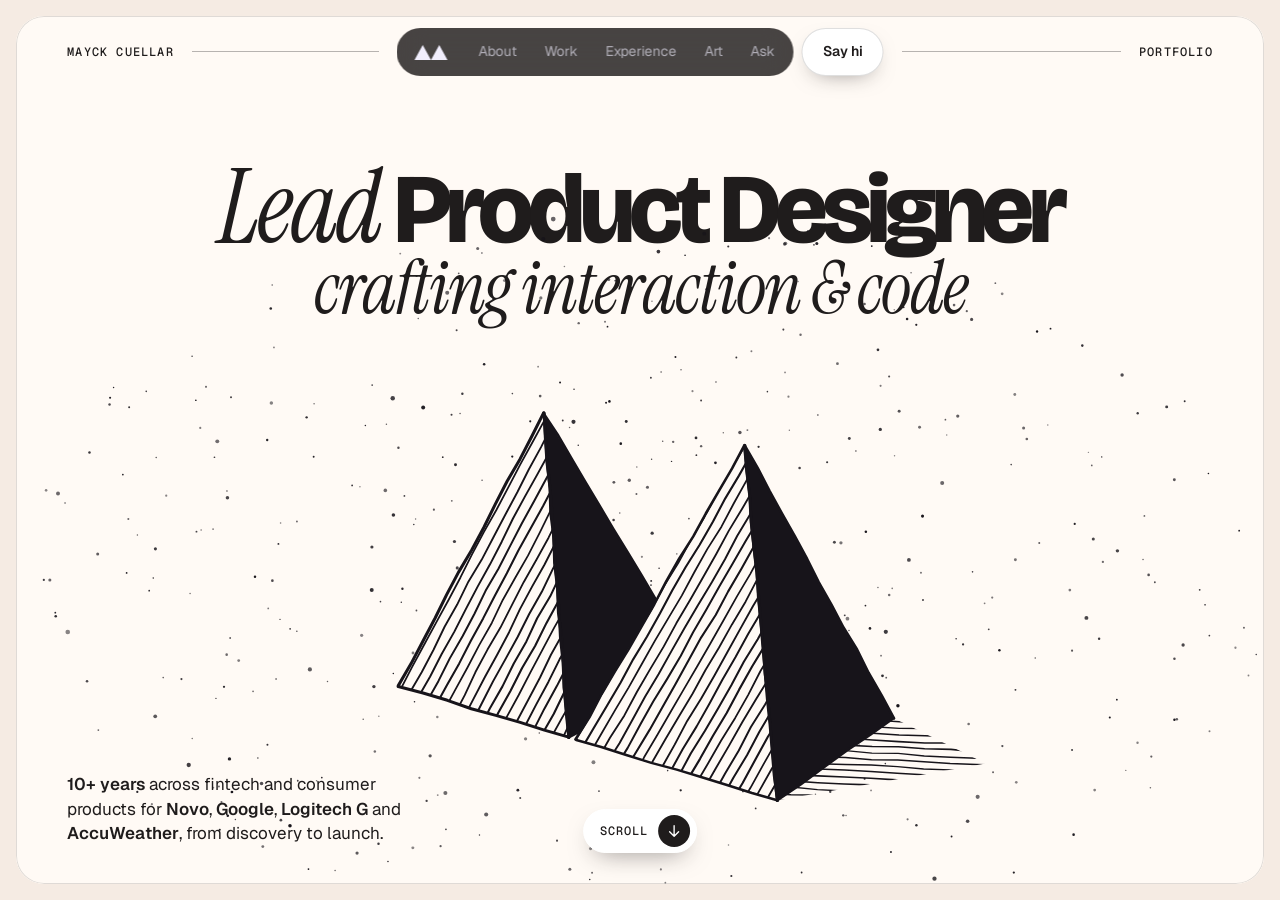
<file: lab/hero-ink.html>
<!doctype html>
<html lang="en">
<head>
<meta charset="utf-8">
<meta name="viewport" content="width=device-width, initial-scale=1">
<meta name="robots" content="noindex">
<title>Hero test · Marker drawing</title>
<link rel="preconnect" href="https://fonts.googleapis.com"><link rel="preconnect" href="https://fonts.gstatic.com" crossorigin>
<link href="https://fonts.googleapis.com/css2?family=Bricolage+Grotesque:opsz,wght@12..96,200..800&family=Geist:wght@300..700&family=Geist+Mono:wght@400..600&family=Instrument+Serif:ital@1&display=swap" rel="stylesheet">
<link rel="stylesheet" href="../styles.css">
<style>
/* A test page, not part of the portfolio: the hero as a marker drawing, lit by the pointer. */
html, body { height: 100%; overflow: hidden; }
.hero.lens { cursor: default; }
</style>
</head>
<body>
<header class="top">
  <div class="island">
    <a class="mark" href="../" aria-label="Mayck Cuellar, home"><svg class="logo" viewBox="0 0 44 20" aria-hidden="true" focusable="false"><path d="M0 20L11 0L22 20ZM22 20L33 0L44 20Z"/></svg></a>
    <nav aria-label="Primary"><a href="../#about">About</a><a href="../#work">Work</a><a href="../#experience">Experience</a><a href="../#art">Art</a><a href="../#ask">Ask</a></nav>
  </div>
  <a class="pill hi" href="https://www.linkedin.com/in/mayck69/" target="_blank" rel="noopener">Say hi</a>
</header>
<main>
  <section class="hero panel lens">
    <div class="lens-sc lens-grey">
      <canvas class="lens-fx" aria-hidden="true"></canvas>
      <div class="lens-copy">
        <div class="lens-run"><span class="lens-side"><span>Mayck Cuellar</span><i class="lens-rule"></i></span><i class="lens-navgap"></i><span class="lens-side"><i class="lens-rule"></i><span>Portfolio</span></span></div>
        <div class="lens-head"><p class="lens-hl"><span class="i">Lead</span> <span class="b">Product Designer</span> <span class="w">crafting interaction &amp; code</span></p></div>
        <p class="lens-blurb"><strong>10+ years</strong> across fintech and consumer products for <strong>Novo</strong>, <strong>Google</strong>, <strong>Logitech G</strong> and <strong>AccuWeather</strong>, from discovery to launch.</p>
      </div>
    </div>
    <span class="cue hero-cue" aria-hidden="true"><span>Scroll</span><svg viewBox="0 0 24 24" focusable="false"><path d="M12 5v14M6 13l6 6 6-6"/></svg></span>
  </section>
</main>
<script src="hero-ink.js"></script>
</body>
</html>
</file>
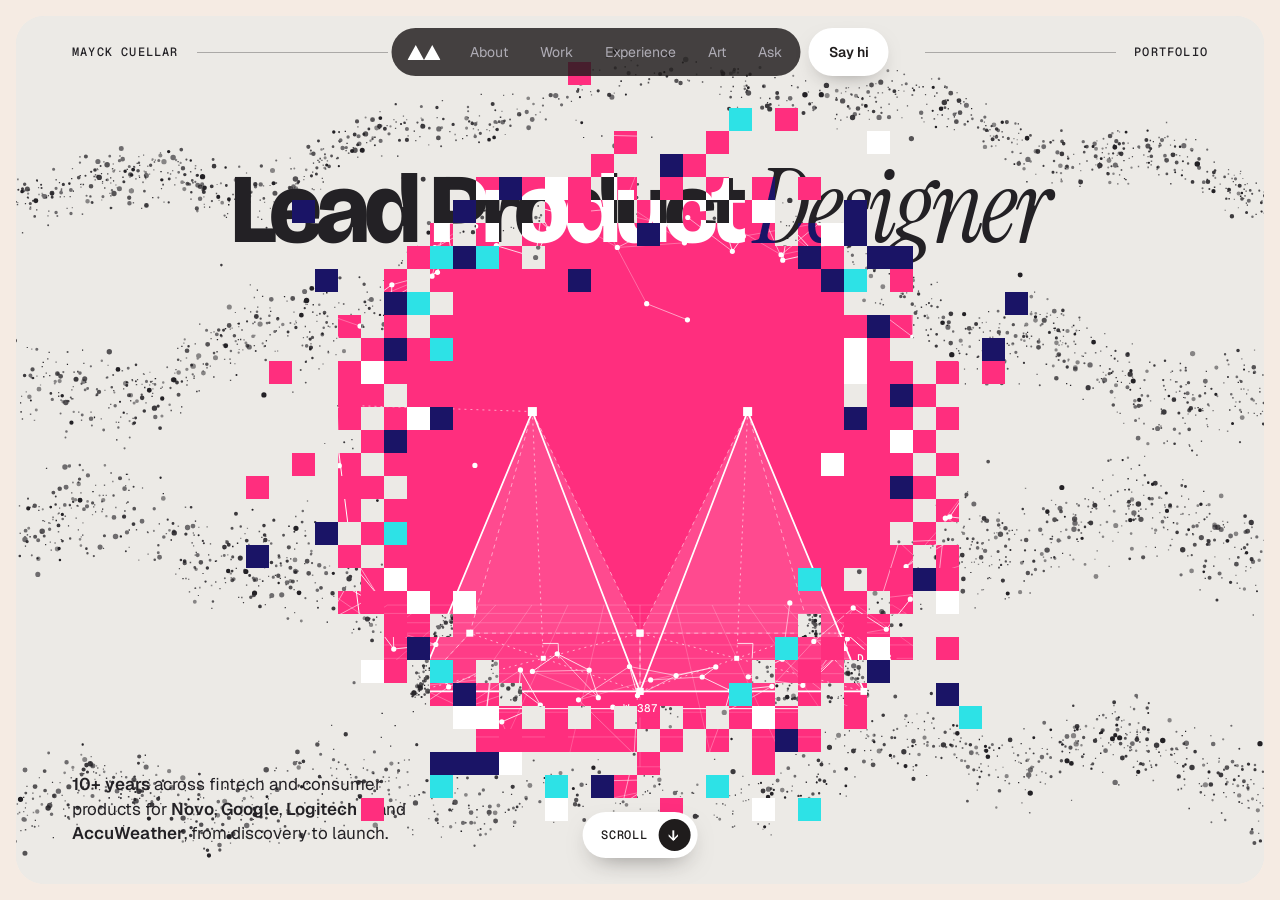
<file: lab/hero-lens.html>
<!doctype html>
<html lang="en">
<head>
<meta charset="utf-8">
<meta name="viewport" content="width=device-width, initial-scale=1">
<meta name="robots" content="noindex">
<title>Hero prototype · Hot pink blueprint lens</title>
<link rel="preconnect" href="https://fonts.googleapis.com"><link rel="preconnect" href="https://fonts.gstatic.com" crossorigin>
<link href="https://fonts.googleapis.com/css2?family=Bricolage+Grotesque:opsz,wght@12..96,200..800&family=Geist:wght@300..700&family=Geist+Mono:wght@400..600&family=Instrument+Serif:ital@1&display=swap" rel="stylesheet">
<style>
/* A prototype of the hero, not part of the portfolio yet. The hero exists twice, one on top of the other: a grey one
   and a hot pink one. The pink one is only shown inside a lens that follows the cursor, and the lens has no hard
   edge: it breaks up into square pixels, some of them in the palette's colours. One system of grains drifts in slow
   bands, gathers into the two pyramids and parts around the lens. Inside the lens the pyramids are shown as their
   blueprint, drawn in three dimensions: a floor grid, wireframes with hidden edges, heights, measurements and axes. */
:root { --page:#f5ebe3; --gap:16px; --r:28px; --grey:#eceae6; --ink:#232125; --pink:#ff2e7e; --navy:#1a1466; --cyan:#2de2e6;
  --display:"Bricolage Grotesque", sans-serif; --text:"Geist", sans-serif; --mono:"Geist Mono", monospace; --serif:"Instrument Serif", serif; }
* { box-sizing:border-box; margin:0; padding:0; }
html, body { height:100%; background:var(--page); font-family:var(--text); -webkit-font-smoothing:antialiased; overflow:hidden; }
.top { position:fixed; top:calc(var(--gap) + 12px); left:50%; transform:translateX(-50%); z-index:9; display:flex; gap:8px; align-items:center; white-space:nowrap; pointer-events:none; }
.island { display:flex; align-items:center; gap:6px; padding:6px 6px 6px 16px; border-radius:999px; background:rgba(31,28,28,.82); color:rgba(241,238,253,.62); font-size:14px; }
.island svg { height:15px; fill:#fff; margin-right:10px; } .island span { padding:9px 13px; }
.hi { display:inline-flex; align-items:center; height:48px; padding:0 20px; border-radius:999px; background:#fff; color:#1f1c1c; font-weight:600; font-size:14px; box-shadow:0 8px 22px -12px rgba(31,28,28,.55); }
.panel { position:absolute; inset:var(--gap); border-radius:var(--r); overflow:hidden; touch-action:pan-y; background:var(--grey); }
.sc { position:absolute; inset:0; overflow:hidden; }
.sc.grey { background:var(--grey); color:var(--ink); --two:var(--ink); --num:var(--ink); }
.sc.pink { background:var(--pink); color:#fff; --two:var(--navy); --num:var(--navy); }
canvas { position:absolute; inset:0; width:100%; height:100%; pointer-events:none; }
/* The top line runs at the height of the floating navigation, which sits in the middle of it: name, rule, the
   navigation's own width left open, rule, "Portfolio". */
.run { position:absolute; left:56px; right:56px; top:12px; height:48px; display:flex; align-items:center; gap:18px; font:500 12px/1.4 var(--mono); letter-spacing:.1em; text-transform:uppercase; }
.rule { flex:1; height:1px; background:currentColor; opacity:.32; } .navgap { flex:none; width:calc(var(--navw, 480px) + 4px); }
.hl { position:absolute; left:0; right:0; top:17%; text-align:center; white-space:nowrap; font:800 min(7.7vw, 15.5vh)/.86 var(--display); letter-spacing:-.06em; }
.hl .b { font:400 italic 1.035em/.86 var(--serif); letter-spacing:-.03em; color:var(--two); }
.blurb { position:absolute; left:56px; bottom:38px; font-size:17px; line-height:1.45; max-width:31ch; } .blurb b { font-weight:600; }
.cue { position:absolute; left:50%; bottom:26px; transform:translateX(-50%); z-index:3; display:inline-flex; align-items:center; gap:10px; height:46px; padding:0 7px 0 18px; border-radius:999px; background:#fff; color:#1f1c1c; box-shadow:0 10px 26px -12px rgba(31,28,28,.55); font:500 12px/1 var(--mono); letter-spacing:.08em; text-transform:uppercase; pointer-events:none; }
.cue i { width:32px; height:32px; border-radius:50%; background:#1f1c1c; display:grid; place-items:center; } .cue i::after { content:"↓"; font:600 15px/1 var(--text); color:#fff; }
/* Where the navigation leaves no room beside it, the line goes just under it instead. */
@media (max-width:900px) { .run { left:22px; right:22px; top:66px; height:auto; gap:10px; } .navgap, .navgap + .rule { display:none; } .blurb { left:22px; bottom:86px; } }
@media (max-width:700px) {
  :root { --gap:10px; --r:22px; }
  .island { font-size:12.5px; padding:5px 5px 5px 10px; gap:0; } .island span { padding:8px 6px; } .island svg { height:13px; margin-right:4px; } .hi { height:44px; padding:0 13px; font-size:13px; }
  .hl { top:15.5%; left:20px; right:20px; text-align:left; white-space:normal; font-size:14.6vw; line-height:.9; } .hl .b { display:block; font-size:1.62em; line-height:.84; }
  .blurb { left:22px; right:22px; bottom:84px; max-width:none; font-size:16.5px; }
}
</style>
</head>
<body>
<div class="top" aria-hidden="true"><div class="island"><svg viewBox="0 0 44 20"><path d="M0 20L11 0L22 20ZM22 20L33 0L44 20Z"/></svg><span>About</span><span>Work</span><span>Experience</span><span>Art</span><span>Ask</span></div><div class="hi">Say hi</div></div>
<main class="panel" id="panel">
  <div class="sc grey"><canvas class="fx"></canvas><div class="copy"></div></div>
  <div class="sc pink" aria-hidden="true"><canvas class="fx"></canvas><div class="copy"></div></div>
  <canvas class="px"></canvas>
  <div class="cue" aria-hidden="true">Scroll<i></i></div>
</main>
<template id="copy">
  <div class="run"><span>Mayck Cuellar</span><i class="rule"></i><i class="navgap"></i><i class="rule"></i><span>Portfolio</span></div>
  <h1 class="hl"><span class="a">Lead Product</span> <span class="b">Designer</span></h1>
  <p class="blurb"><b>10+ years</b> across fintech and consumer products for <b>Novo</b>, <b>Google</b>, <b>Logitech G</b> and <b>AccuWeather</b>, from discovery to launch.</p>
</template>
<script>
(() => {
  const panel = document.getElementById("panel"), pink = panel.querySelector(".sc.pink");
  panel.querySelectorAll(".copy").forEach((c) => c.replaceWith(document.getElementById("copy").content.cloneNode(true)));
  const fxA = panel.querySelector(".grey .fx"), fxB = panel.querySelector(".pink .fx"), pxC = panel.querySelector(".px");
  const a = fxA.getContext("2d"), b = fxB.getContext("2d"), px = pxC.getContext("2d");
  const reduced = matchMedia("(prefers-reduced-motion: reduce)").matches;
  const BAYER = [0, 8, 2, 10, 12, 4, 14, 6, 3, 11, 1, 9, 15, 7, 13, 5];
  const COLOURS = ["#ff2e7e", "#1a1466", "#2de2e6", "#ffffff", "#ff2e7e", "#1a1466"];
  const hash = (x, y) => { let h = Math.imul(x, 374761393) + Math.imul(y, 668265263) | 0; h = Math.imul(h ^ (h >>> 13), 1274126177); return ((h ^ (h >>> 16)) >>> 0) / 4294967296; };

  let W = 0, H = 0, dpr = 1, cell = 26, cols = 0, rows = 0, heat = new Float32Array(0), phone = false;
  let R0 = 200, R1 = 320, grains = [], pyr = { cx: 0, base: 0, a: 0, h: 0, win: 1 };
  const lens = { x: 0, y: 0, tx: 0, ty: 0, seen: 0, on: false, travel: 0 };

  function build() {
    const r = panel.getBoundingClientRect();
    panel.style.setProperty("--navw", document.querySelector(".top").offsetWidth + "px");
    W = r.width; H = r.height; phone = W < 700; dpr = Math.min(window.devicePixelRatio || 1, 1.5);   // the dust is soft enough not to need more
    for (const c of [fxA, fxB, pxC]) { c.width = Math.round(W * dpr); c.height = Math.round(H * dpr); }
    cell = phone ? 17 : Math.max(20, Math.round(W / 54));
    cols = Math.ceil(W / cell); rows = Math.ceil(H / cell); heat = new Float32Array(cols * rows);
    R0 = phone ? W * 0.3 : Math.min(W, H) * 0.25; R1 = R0 * 1.6;
    // One system of grains. Every grain rides one of four slow wavy bands across the panel, and every grain looks the
    // same. Some also own a place on the two pyramids (an M): a core that always holds it, and many more that settle
    // on it only while their band carries them past, then peel off and drift on. So the pyramids are where the dust
    // gathers, not a separate thing on top of it.
    const wp = phone ? W * 0.78 : Math.min(W * 0.31, H * 0.56), pa = wp / 4, ph = wp * 0.6;
    pyr = { cx: W / 2, base: phone ? H * 0.66 : H * 0.74, a: pa, h: ph, win: wp * 0.62 };
    const corners = [[-1, -1], [1, -1], [1, 1], [-1, 1]], bands = [[0.16, 0.045, 1.1, 0.4, 0.05], [0.4, 0.06, 0.8, 2.1, 0.07], [0.63, 0.05, 1.3, 4.0, 0.085], [0.86, 0.04, 0.9, 0.9, 0.075]];
    const gauss = () => (Math.random() + Math.random() + Math.random() - 1.5) / 1.5;
    const place = (i) => {
      const side = i % 2 ? 1 : -1; let x, y, z;
      if (i % 5 < 2) {
        const k = (Math.random() * 4) | 0, c0 = corners[k], c1 = corners[(k + 1) % 4], u = Math.random();
        if (Math.random() < 0.6) { x = c0[0] * pa * (1 - u); z = c0[1] * pa * (1 - u); y = ph * u; }
        else { x = (c0[0] + (c1[0] - c0[0]) * u) * pa; z = (c0[1] + (c1[1] - c0[1]) * u) * pa; y = 0; }
      } else {
        const k = (Math.random() * 4) | 0, c0 = corners[k], c1 = corners[(k + 1) % 4]; let u = Math.random(), v = Math.random(); if (u + v > 1) { u = 1 - u; v = 1 - v; }
        x = (c0[0] * u + c1[0] * v) * pa; z = (c0[1] * u + c1[1] * v) * pa; y = ph * (1 - u - v);
      }
      return { x: x + side * pa, y, z };
    };
    const count = phone ? [1100, 1500, 1200] : [2100, 2900, 2400];   // core, passing through, never settling
    grains = [];
    count.forEach((n, kind) => { for (let i = 0; i < n; i++) grains.push({ kind, band: bands[(Math.random() * 4) | 0], u: Math.random(), off: gauss(), speed: 0.004 + 0.008 * Math.random(), ox: 0, oy: 0, seed: Math.random() * 6.283, slot: kind < 2 ? place(i) : null, node: Math.random() < 0.3, size: 1.2 + 3.4 * Math.pow(Math.random(), 3), alpha: Math.round((0.5 + 0.5 * Math.pow(Math.random(), 1.2)) * 8) / 8 }); });
    grains.sort((p, q) => p.alpha - q.alpha);
    hold = new Float32Array(grains.length * 4); nodes = new Float32Array(grains.length * 2);
    if (!lens.on) { lens.x = lens.tx = W / 2; lens.y = lens.ty = H * 0.52; }
  }

  // The lens follows the pointer (or a finger) and stays where it was left. It never moves by itself.
  const point = (e) => { const r = panel.getBoundingClientRect(); lens.tx = e.clientX - r.left; lens.ty = e.clientY - r.top; lens.seen = performance.now(); lens.on = true; };
  panel.addEventListener("pointermove", point); panel.addEventListener("pointerdown", point);

  let last = performance.now(), t = 0, clip = "", raf = 0;
  let hold = new Float32Array(0);   // grains that are on a pyramid this frame: x, y, radius, alpha
  let nodes = new Float32Array(0);  // loose grains under the lens this frame: x, y
  const taken = new Int32Array(512 * 512); let stamp = 0;
  function frame(now) {
    raf = requestAnimationFrame(frame);
    const dt = Math.min(0.05, (now - last) / 1000); last = now; if (!reduced) t += dt;
    const ease = 1 - Math.exp(-dt * 9);
    const mx = (lens.tx - lens.x) * ease, my = (lens.ty - lens.y) * ease;
    lens.x += mx; lens.y += my; lens.travel += Math.hypot(mx, my);

    // 1. The lens as cells. Inside it every cell shows; across its edge fewer and fewer do, in the order of a Bayer
    //    matrix; and a cell the lens has just left stays for a moment, so the lens trails a few pixels behind it.
    px.setTransform(dpr, 0, 0, dpr, 0, 0); px.clearRect(0, 0, W, H);
    const tick = Math.floor(lens.travel / (cell * 1.4)); let d = "";   // the coloured pixels reshuffle as the lens travels, and hold still when it does
    for (let y = 0; y < rows; y++) {
      let start = -1;
      for (let x = 0; x <= cols; x++) {
        let show = false;
        if (x < cols) {
          const i = y * cols + x, cxp = (x + 0.5) * cell, cyp = (y + 0.5) * cell;
          const dist = Math.hypot(cxp - lens.x, cyp - lens.y), k = (dist - R0) / (R1 - R0), bay = (BAYER[(y & 3) * 4 + (x & 3)] + 0.5) / 16;
          const inside = k <= 0 || (k < 1 && bay > k);
          heat[i] = inside ? 1 : Math.max(0, heat[i] - dt * 1.7);
          show = inside || heat[i] > 0.3 + 0.65 * bay;
          // Coloured pixels: thick in the edge, thinning outwards, a few just inside it, and in the trail.
          const h1 = hash(x * 31 + tick * ((i % 7) + 1), y * 17 + ((i * 13) % 5)), h2 = hash(x + 91, y + 57 + tick);
          let p = 0;
          if (!show) p = k < 1 ? 0.5 * (1 - k) + 0.07 : k < 1.75 ? 0.1 * (1.75 - k) / 0.75 : 0, p = Math.max(p, heat[i] * 0.45);
          else if (k > -0.22) p = 0.09;
          if (p && h1 < p) { px.fillStyle = COLOURS[(h2 * COLOURS.length) | 0]; px.fillRect(x * cell, y * cell, cell, cell); }
        }
        if (show && start < 0) start = x;
        else if (!show && start >= 0) { d += `M${start * cell} ${y * cell}h${(x - start) * cell}v${cell}h${-(x - start) * cell}z`; start = -1; }
      }
    }
    if (d !== clip) { clip = d; pink.style.clipPath = d ? `path("${d}")` : "inset(100%)"; pink.style.webkitClipPath = pink.style.clipPath; }

    // 2. The grains. In the grey hero they are all drawn, in ink. In the pink hero the loose dust is redrawn as dots
    //    joined by lines, and where the pyramids stand the lens shows how they are built instead.
    a.setTransform(dpr, 0, 0, dpr, 0, 0); a.clearRect(0, 0, W, H); a.fillStyle = "#232125";
    const push = R0 * 0.55, reach = R1 * 0.95, k2 = 1 - Math.exp(-dt * 5);
    // The pyramids are seen from slightly above, in perspective. With the lens in the middle they face straight
    // ahead, centred and symmetrical; moving the lens left or right turns them a little that way. Nothing else
    // moves them: not the lens going up or down, and never on their own.
    const yaw = ((lens.x - W / 2) / W) * 0.6, pitch = 0.3;
    const ca = Math.cos(yaw), sa = Math.sin(yaw), cp = Math.cos(pitch), sp = Math.sin(pitch), f = pyr.a * 7;
    const proj = (x, y, z) => { const xr = x * ca + z * sa, zr = -x * sa + z * ca, dep = zr * cp - y * sp, sc = f / (f + dep); return [pyr.cx + xr * sc, pyr.base - (y * cp + zr * sp) * sc, dep]; };
    let alpha = -1, held = 0, nn = 0; const near = R1 * 1.1, spread = phone ? 22 : 30; stamp++;
    a.beginPath();
    for (const g of grains) {
      const bd = g.band, u = (g.u + t * g.speed) % 1;
      let x = u * (W + 40) - 20, y = H * (bd[0] + bd[1] * Math.sin(bd[2] * 6.283 * u + bd[3] + t * 0.12) + 0.02 * Math.sin(5.1 * 6.283 * u + bd[3] * 2) + g.off * bd[4] * 0.95), m = 0;
      if (g.slot) {
        const q0 = proj(g.slot.x, g.slot.y, g.slot.z), sx = q0[0] + Math.sin(t * 0.55 + g.seed) * 1.6, sy = q0[1] + Math.cos(t * 0.47 + g.seed) * 1.6;
        if (g.kind === 0) m = 1;
        else { const q = Math.min(1, Math.max(0, (pyr.win - Math.abs(x - sx)) / (pyr.win * 0.3))); m = q * q * (3 - 2 * q); }   // settles while its band passes the pyramids
        x += (sx - x) * m; y += (sy - y) * m;
      }
      const dx = x - lens.x, dy = y - lens.y, dist = Math.hypot(dx, dy) + 0.001, fo = push * Math.exp(-(dist / reach) * (dist / reach)) * (1 - 0.88 * m);
      g.ox += (dx / dist * fo - g.ox) * k2; g.oy += (dy / dist * fo - g.oy) * k2;
      const X = x + g.ox, Y = y + g.oy, r = g.size;
      if (m > 0.5) { hold[held++] = X; hold[held++] = Y; hold[held++] = r; hold[held++] = g.alpha; continue; }   // on a pyramid: grey hero only
      if (g.node && Math.abs(X - lens.x) < near && Math.abs(Y - lens.y) < near) {
        // one dot per small square of the panel at most, so the dots stay evenly spread where the dust bunches up
        const key = ((Y / spread) | 0) * 512 + ((X / spread) | 0);
        if (taken[key] !== stamp) { taken[key] = stamp; nodes[nn++] = X; nodes[nn++] = Y; }
      }
      if (g.alpha !== alpha) { a.fill(); a.beginPath(); alpha = g.alpha; a.globalAlpha = alpha; }
      if (r < 1.6) a.rect(X, Y, r, r); else { a.moveTo(X + r * 0.6, Y); a.arc(X, Y, r * 0.6, 0, 6.283); }
    }
    a.fill();
    // In focus the dust is plainer: some of the grains under the lens become even dots, and dots that are close
    // to each other are joined by a line, fainter the further apart they are.
    b.setTransform(dpr, 0, 0, dpr, 0, 0); b.clearRect(0, 0, W, H); b.setLineDash([]); b.lineWidth = 1;
    const reachN = phone ? 58 : 78, r2 = reachN * reachN, tiers = [[], [], []], links = new Uint8Array(nn);
    for (let i = 0; i < nn; i += 2) for (let j = i + 2; j < nn; j += 2) {
      if (links[i] > 2) break; if (links[j] > 2) continue;   // three lines to a dot at most
      const dx = nodes[i] - nodes[j], dy = nodes[i + 1] - nodes[j + 1], d2 = dx * dx + dy * dy;
      if (d2 < r2) { tiers[d2 < r2 * 0.3 ? 0 : d2 < r2 * 0.62 ? 1 : 2].push(i, j); links[i]++; links[j]++; }
    }
    tiers.forEach((tier, k) => {
      b.strokeStyle = `rgba(255,255,255,${[0.8, 0.55, 0.3][k]})`; b.beginPath();
      for (let q = 0; q < tier.length; q += 2) { b.moveTo(nodes[tier[q]], nodes[tier[q] + 1]); b.lineTo(nodes[tier[q + 1]], nodes[tier[q + 1] + 1]); }
      b.stroke();
    });
    b.fillStyle = "#fff"; b.beginPath();
    for (let i = 0; i < nn; i += 2) { b.moveTo(nodes[i] + 2.6, nodes[i + 1]); b.arc(nodes[i], nodes[i + 1], 2.6, 0, 6.283); }
    b.fill();
    alpha = -1; a.beginPath();
    for (let i = 0; i < held; i += 4) {
      if (hold[i + 3] !== alpha) { a.fill(); a.beginPath(); alpha = hold[i + 3]; a.globalAlpha = alpha; }
      const X = hold[i], Y = hold[i + 1], r = hold[i + 2];
      if (r < 1.6) a.rect(X, Y, r, r); else { a.moveTo(X + r * 0.6, Y); a.arc(X, Y, r * 0.6, 0, 6.283); }
    }
    a.fill(); a.globalAlpha = 1;

    // 3. The blueprint of the M, drawn in the pink hero as a drawing in space: a floor grid in perspective, the two
    //    pyramids as wireframes (hidden edges dashed, faces lightly tinted), their heights and base diagonals, the
    //    three measurements laid along the three axes, and the axes themselves.
    b.setTransform(dpr, 0, 0, dpr, 0, 0);
    const A = pyr.a, Hh = pyr.h, gap = A * 0.42, fs = phone ? 10 : 11;
    const seg = (p0, p1) => { b.moveTo(p0[0], p0[1]); b.lineTo(p1[0], p1[1]); }, L = (x0, y0, z0, x1, y1, z1) => seg(proj(x0, y0, z0), proj(x1, y1, z1));
    const sq = (p0, r = 3.5) => { b.fillRect(p0[0] - r, p0[1] - r, r * 2, r * 2); };
    b.setLineDash([]); b.lineWidth = 1; b.strokeStyle = "rgba(255,255,255,.2)"; b.beginPath();
    const gx = A * 3.5, gz = A * 2.5, st = A / 2;
    for (let x0 = -gx; x0 <= gx + 0.01; x0 += st) L(x0, 0, -gz, x0, 0, gz);
    for (let z0 = -gz; z0 <= gz + 0.01; z0 += st) L(-gx, 0, z0, gx, 0, z0);
    b.stroke();
    for (const sd of [-1, 1]) {
      const cs = [[-1, -1], [1, -1], [1, 1], [-1, 1]], base = cs.map((c) => proj(sd * A + c[0] * A, 0, c[1] * A)), top = proj(sd * A, Hh, 0), foot = proj(sd * A, 0, 0);
      b.fillStyle = "rgba(255,255,255,.07)";
      base.forEach((p0, i) => { const p1 = base[(i + 1) % 4]; b.beginPath(); b.moveTo(p0[0], p0[1]); b.lineTo(p1[0], p1[1]); b.lineTo(top[0], top[1]); b.closePath(); b.fill(); });
      // construction lines: the height and the base's diagonals
      b.beginPath(); b.setLineDash([2, 4]); b.strokeStyle = "rgba(255,255,255,.6)"; b.lineWidth = 1; seg(top, foot); seg(base[0], base[2]); seg(base[1], base[3]); b.stroke();
      const far = Math.max(...base.map((p0) => p0[2])), edges = base.map((p0, i) => [p0, base[(i + 1) % 4], p0[2] === far || base[(i + 1) % 4][2] === far]).concat(base.map((p0) => [p0, top, p0[2] === far]));
      for (const hidden of [true, false]) {   // edges that meet the far corner are behind the solid: dashed and faint
        b.beginPath(); b.setLineDash(hidden ? [4, 4] : []); b.strokeStyle = hidden ? "rgba(255,255,255,.5)" : "#fff"; b.lineWidth = hidden ? 1 : 1.7;
        edges.forEach((e) => { if (e[2] === hidden) seg(e[0], e[1]); });
        b.stroke();
      }
      b.setLineDash([]); b.fillStyle = "#fff"; base.forEach((p0) => sq(p0)); sq(top, 4.5); sq(foot, 2.5);
      // a right-angle mark where the height meets the floor
      const m = A * 0.16; b.beginPath(); b.strokeStyle = "rgba(255,255,255,.8)"; b.lineWidth = 1; L(sd * A + m, 0, 0, sd * A + m, m, 0); L(sd * A + m, m, 0, sd * A, m, 0); b.stroke();
    }
    // Measurements, each along its own axis, with end ticks
    b.strokeStyle = "#fff"; b.fillStyle = "#fff"; b.lineWidth = 1; b.setLineDash([]); b.font = `500 ${fs}px "Geist Mono", monospace`; b.textBaseline = "middle"; b.textAlign = "center";
    const tk = A * 0.09, zf = -A - gap, xr0 = 2 * A + gap, xl = -2 * A - gap;
    b.beginPath();
    L(-2 * A, 0, zf, 2 * A, 0, zf); L(-2 * A, 0, zf - tk, -2 * A, 0, zf + tk); L(2 * A, 0, zf - tk, 2 * A, 0, zf + tk);   // width
    L(xr0, 0, -A, xr0, 0, A); L(xr0 - tk, 0, -A, xr0 + tk, 0, -A); L(xr0 - tk, 0, A, xr0 + tk, 0, A);                   // depth
    L(xl, 0, -A, xl, Hh, -A); L(xl - tk, 0, -A, xl + tk, 0, -A); L(xl - tk, Hh, -A, xl + tk, Hh, -A);                   // height
    b.stroke();
    b.setLineDash([2, 4]); b.strokeStyle = "rgba(255,255,255,.55)"; b.beginPath();
    L(-2 * A, 0, -A, -2 * A, 0, zf); L(2 * A, 0, -A, 2 * A, 0, zf); L(2 * A, 0, -A, xr0, 0, -A); L(2 * A, 0, A, xr0, 0, A); L(-2 * A, 0, -A, xl, 0, -A); L(-A, Hh, 0, xl, Hh, -A);
    b.stroke(); b.setLineDash([]);
    const tag = (p0, txt, dx = 0, dy = 0) => { const w = b.measureText(txt).width + 10; b.fillStyle = "#ff2e7e"; b.fillRect(p0[0] + dx - w / 2, p0[1] + dy - fs * 0.8, w, fs * 1.6); b.fillStyle = "#fff"; b.fillText(txt, p0[0] + dx, p0[1] + dy + 0.5); };
    tag(proj(0, 0, zf), `W ${Math.round(4 * A)}`); tag(proj(xr0, 0, 0), `D ${Math.round(2 * A)}`); tag(proj(xl, Hh / 2, -A), `H ${Math.round(Hh)}`);
    // The axes, at the near left corner of the floor
    const o3 = [-gx, 0, -gz], al = A * 0.75, axes = [["X", al, 0, 0, "#2de2e6"], ["Y", 0, al, 0, "#fff"], ["Z", 0, 0, al, "#1a1466"]];
    for (const [nm, ax, ay, az, col] of axes) {
      const p0 = proj(...o3), p1 = proj(o3[0] + ax, o3[1] + ay, o3[2] + az);
      b.strokeStyle = col; b.fillStyle = col; b.lineWidth = 2; b.beginPath(); seg(p0, p1); b.stroke();
      b.beginPath(); b.arc(p1[0], p1[1], 3, 0, 6.283); b.fill();
      b.fillText(nm, p1[0] + (p1[0] - p0[0]) * 0.22, p1[1] + (p1[1] - p0[1]) * 0.22);
    }
    b.fillStyle = "#fff"; sq(proj(...o3), 3);
  }
  const start = () => { if (!raf) { last = performance.now(); raf = requestAnimationFrame(frame); } };
  document.addEventListener("visibilitychange", () => { if (document.hidden) { cancelAnimationFrame(raf); raf = 0; } else start(); });
  let rt = 0; window.addEventListener("resize", () => { clearTimeout(rt); rt = setTimeout(build, 120); });
  build(); start();
  if (document.fonts && document.fonts.ready) document.fonts.ready.then(() => panel.style.setProperty("--navw", document.querySelector(".top").offsetWidth + "px"));
  window.__lens = { lens, get cells() { return cols * rows; }, get clipLen() { return clip.length; } };
})();
</script>
</body>
</html>
</file>
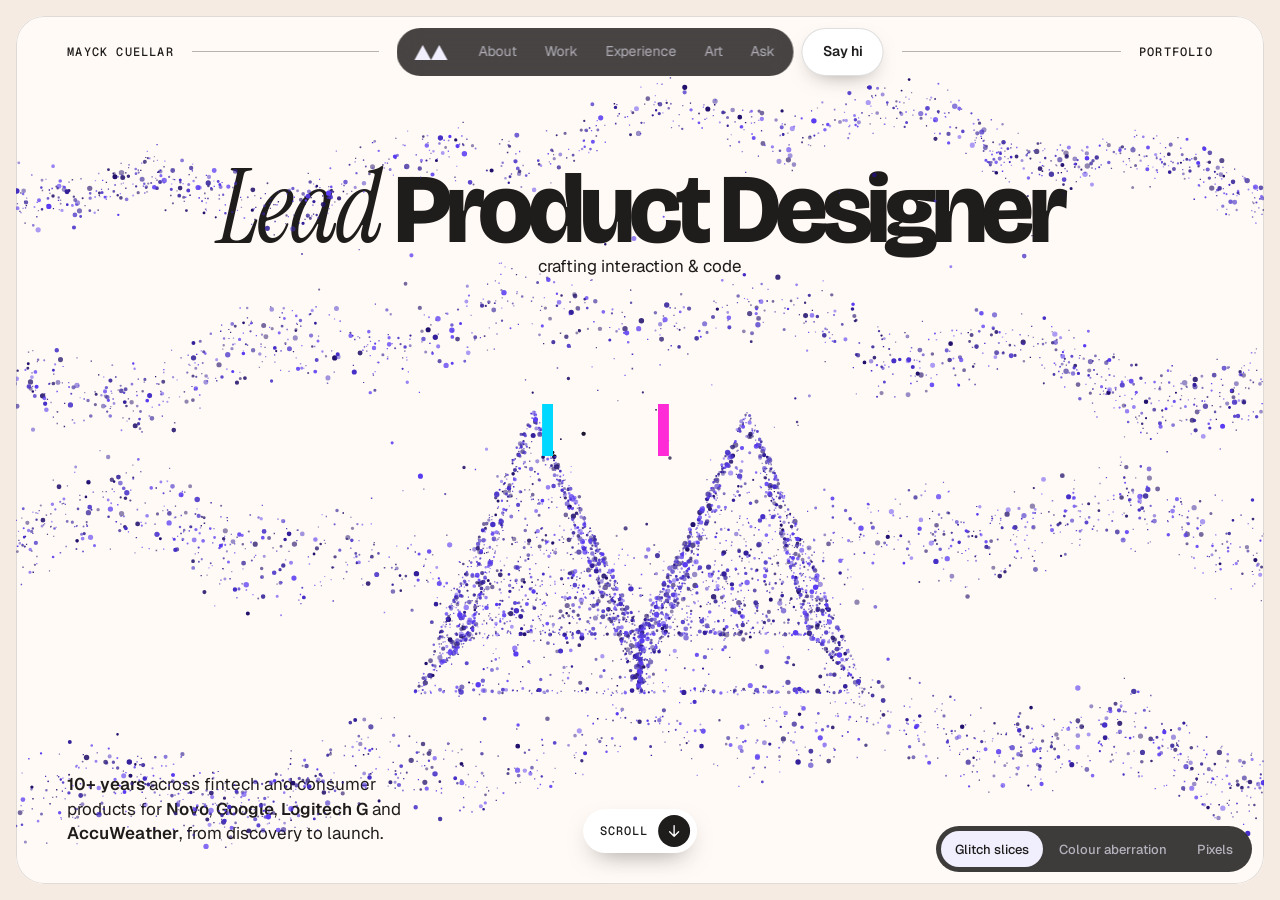
<file: lab/hero-yellow.html>
<!doctype html>
<html lang="en">
<head>
<meta charset="utf-8">
<meta name="viewport" content="width=device-width, initial-scale=1">
<meta name="robots" content="noindex">
<title>Hero test · Acid yellow lens</title>
<link rel="preconnect" href="https://fonts.googleapis.com"><link rel="preconnect" href="https://fonts.gstatic.com" crossorigin>
<link href="https://fonts.googleapis.com/css2?family=Bricolage+Grotesque:opsz,wght@12..96,200..800&family=Geist:wght@300..700&family=Geist+Mono:wght@400..600&family=Instrument+Serif:ital@1&display=swap" rel="stylesheet">
<link rel="stylesheet" href="../styles.css">
<style>
/* A test page, not part of the portfolio: the live hero with an acid yellow lens and two other ways of drawing the
   lens. Everything else (type, grains, the growing and the change of places) is the live hero's. */
html, body { height: 100%; overflow: hidden; }
.hero.panel { --lens-pink: #e8ff3c; --lens-navy: #5b2cff; }
.lens-pink { color: #17141a; }
/* Colour aberration: the rings blend into what is under them, and the type in the lens splits the same way. */
.hero.panel[data-fx="chroma"] > .lens-px { mix-blend-mode: multiply; }
.hero.panel[data-fx="chroma"] .lens-pink .lens-copy { text-shadow: calc(var(--split, .02em) * -1) 0 rgba(0, 216, 255, .85), var(--split, .02em) 0 rgba(255, 43, 214, .85); }
.fx-switch { position: fixed; right: 28px; bottom: 28px; z-index: 40; display: flex; gap: 2px; padding: 5px; border-radius: 999px; background: rgba(31, 28, 28, .86); backdrop-filter: blur(14px); }
.fx-switch button { min-height: 36px; padding: 0 14px; border: 0; border-radius: 999px; background: none; color: rgba(241, 238, 253, .66); font: 500 13px/1 var(--text); cursor: pointer; }
.fx-switch button[aria-pressed="true"] { background: #f1eefd; color: #1f1c1c; }
@media (max-width: 700px) { .fx-switch { right: 50%; transform: translateX(50%); bottom: 84px; } .lens-blurb { bottom: 142px !important; } }
</style>
</head>
<body>
<header class="top">
  <div class="island">
    <a class="mark" href="../" aria-label="Mayck Cuellar, home"><svg class="logo" viewBox="0 0 44 20" aria-hidden="true" focusable="false"><path d="M0 20L11 0L22 20ZM22 20L33 0L44 20Z"/></svg></a>
    <nav aria-label="Primary"><a href="../#about">About</a><a href="../#work">Work</a><a href="../#experience">Experience</a><a href="../#art">Art</a><a href="../#ask">Ask</a></nav>
  </div>
  <a class="pill hi" href="https://www.linkedin.com/in/mayck69/" target="_blank" rel="noopener">Say hi</a>
</header>
<main>
  <section class="hero panel lens">
    <div class="lens-sc lens-grey">
      <canvas class="lens-fx" aria-hidden="true"></canvas>
      <div class="lens-copy">
        <div class="lens-run"><span class="lens-side"><span>Mayck Cuellar</span><i class="lens-rule"></i></span><i class="lens-navgap"></i><span class="lens-side"><i class="lens-rule"></i><span>Portfolio</span></span></div>
        <div class="lens-head"><p class="lens-hl"><span class="i">Lead</span> <span class="b">Product Designer</span></p><p class="lens-sub">crafting interaction &amp; code</p></div>
        <p class="lens-blurb"><strong>10+ years</strong> across fintech and consumer products for <strong>Novo</strong>, <strong>Google</strong>, <strong>Logitech G</strong> and <strong>AccuWeather</strong>, from discovery to launch.</p>
      </div>
    </div>
    <div class="lens-sc lens-pink" aria-hidden="true"><canvas class="lens-fx"></canvas></div>
    <canvas class="lens-px" aria-hidden="true"></canvas>
    <span class="cue hero-cue" aria-hidden="true"><span>Scroll</span><svg viewBox="0 0 24 24" focusable="false"><path d="M12 5v14M6 13l6 6 6-6"/></svg></span>
  </section>
</main>
<div class="fx-switch" role="group" aria-label="Lens effect">
  <button type="button" data-fx-set="glitch">Glitch slices</button>
  <button type="button" data-fx-set="chroma">Colour aberration</button>
  <button type="button" data-fx-set="pixels">Pixels</button>
</div>
<script src="hero-fx.js"></script>
</body>
</html>
</file>
<file: styles.css>
/* World: a cream page built from stacked rounded panels. The hero is a plain blue panel with
   Mayck's name, particle pyramids and glass words; dark panels carry the chat and the footer.
   Content arrives one step at a time. Particles only ever appear inside the hero and footer panels. */
:root {
  color-scheme: light;
  --bg: #f5ebe3;
  --card: #fffaf5;
  --ink: #1f1c1c;
  --muted: #655c57;
  --line: rgba(31, 28, 28, .14);
  --line-strong: rgba(31, 28, 28, .34);
  --accent: #f23a14;         /* large type and fills */
  --accent-text: #c42d0c;    /* small text on cream */
  --accent-bright: #ff6a45;  /* the accent on the blue panels and dark pills */
  --violet: #8a4be0;
  --blue: #22126d;
  --blue-bg: radial-gradient(70% 80% at 78% 88%, rgba(67, 48, 196, .55), transparent 70%), radial-gradient(80% 90% at 22% 8%, #22126d, transparent 72%), #0d0730;
  --on-dark: #f1eefd;          /* text on the blue panels and the header pill: one cool white everywhere */
  --on-dark-muted: #c9c4ee;
  --dark-line: rgba(241, 238, 253, .18);
  --frame-line: rgba(31, 28, 28, .1);

  --display: "Bricolage Grotesque", system-ui, sans-serif;
  --text: "Geist", system-ui, -apple-system, sans-serif;
  --mono: "Geist Mono", ui-monospace, monospace;
  --serif: "Instrument Serif", "Iowan Old Style", Georgia, serif;   /* italic only: the hero statement, emphasis and quoted speech */
  --pad: clamp(20px, 4vw, 64px);
  --max: 1320px;
  --gap: 16px;
  --r: 28px;
  /* The small up-right arrow that marks a link */
  --arrow: url("data:image/svg+xml,%3Csvg xmlns='http://www.w3.org/2000/svg' viewBox='0 0 10 10'%3E%3Cpath d='M2 8 8 2M3.5 2H8v4.5' fill='none' stroke='%23000' stroke-width='1.6' stroke-linecap='round' stroke-linejoin='round'/%3E%3C/svg%3E");
}
@media (max-width: 560px) { :root { --gap: 10px; --r: 22px; } }

* { box-sizing: border-box; }
html { scroll-behavior: smooth; scroll-padding-top: 96px; scrollbar-color: #cbb9ad var(--bg); caret-color: var(--accent); }
body { margin: 0; background: var(--bg); color: var(--ink); font-family: var(--text); font-size: 17px; line-height: 1.55; -webkit-font-smoothing: antialiased; }
img { display: block; max-width: 100%; height: auto; }
video { display: block; }
a { color: inherit; }
h1, h2, h3, h4, p, dl, dd, ol, ul, figure, blockquote { margin: 0; padding: 0; }
p, dd, li, figcaption { text-wrap: pretty; }
ol, ul { list-style: none; }
::selection { background: var(--accent); color: #fff; }
:focus-visible { outline: 2px solid var(--violet); outline-offset: 3px; border-radius: 6px; }
.nb { white-space: nowrap; }   /* keeps a hyphenated word on one line */
.sr { position: absolute; width: 1px; height: 1px; overflow: hidden; clip-path: inset(50%); }
.skip { position: absolute; left: -999px; top: 8px; background: var(--ink); color: var(--bg); padding: 8px 14px; border-radius: 8px; z-index: 40; }
.skip:focus { left: 8px; }

main > section:not(.panel):not(.scene) { max-width: var(--max); margin-inline: auto; padding-inline: var(--pad); }

/* WebGL layer: above panel backgrounds, below panel content; it only draws inside a panel */
#stage { position: fixed; inset: 0; width: 100%; height: 100%; z-index: 1; pointer-events: none; opacity: 0; visibility: hidden; transition: opacity .6s ease; }   /* only shown once scene3d.js has moved it into the footer */
#stage.ready { opacity: 1; }
/* In the footer the particle canvas lives inside the panel and scrolls with it */
#stage.in-panel { position: absolute; visibility: visible; }

/* Floating header */
.top {
  position: fixed; top: calc(var(--gap) + 12px); left: 50%; transform: translateX(-50%); z-index: 30;
  display: flex; align-items: center; gap: 8px; color: var(--on-dark); width: max-content; max-width: calc(100% - 2 * var(--gap));   /* max-content: a box placed at 50% would otherwise be squeezed */
}
/* The island holds the logo and the section links. "Say hi" stands to its right, outside it, as a white pill, so the
   only light chip inside the island is the section you are in. */
.island { display: flex; align-items: center; gap: clamp(2px, 1vw, 10px); min-width: 0; padding: 6px 6px 6px 8px; border-radius: 999px; background: rgba(31, 28, 28, .82); backdrop-filter: blur(14px); }
.mark { display: inline-flex; align-items: center; padding: 0 8px 0 10px; }
.mark .logo { height: 15px; width: auto; fill: currentColor; transition: opacity .2s; }
.mark:hover .logo { opacity: .75; }
.top nav { display: flex; align-items: center; gap: 2px; font-size: 14px; }
/* Idle links are dim; hover lifts them; the section in view is a solid light chip with dark text. */
.top nav a { display: inline-flex; align-items: center; min-height: 36px; padding: 0 13px; border-radius: 999px; text-decoration: none; white-space: nowrap; color: rgba(241, 238, 253, .62); transition: color .2s, background .2s; }
@media (hover: hover) { .top nav a:hover { color: #fff; background: rgba(255, 255, 255, .1); } }
.top nav a[aria-current="true"] { color: var(--ink); background: var(--on-dark); font-weight: 500; }
.pill {
  display: inline-flex; align-items: center; min-height: 40px; padding: 0 18px; border: 1px solid var(--line-strong); border-radius: 999px;
  text-decoration: none; font-size: 14px; font-weight: 500; transition: background .25s, color .25s, border-color .25s;
}
.pill:hover { background: var(--ink); color: var(--bg); border-color: var(--ink); }
.pill.solid { background: var(--ink); color: var(--bg); border-color: var(--ink); }
.pill.solid:hover { background: var(--accent); border-color: var(--accent); color: #fff; }
.top .pill { flex: none; background: #fff; color: var(--ink); border-color: rgba(31, 28, 28, .14); min-height: 48px; padding: 0 20px; font-weight: 600; box-shadow: 0 8px 22px -12px rgba(31, 28, 28, .55); }   /* the hairline and shadow hold it on the cream page */
.top .pill:hover { background: var(--accent-bright); border-color: var(--accent-bright); color: var(--ink); }
@media (max-width: 560px) {
  .top { gap: 6px; }
  .island { padding: 5px 5px 5px 6px; }
  .mark { padding: 0 2px 0 6px; } .mark .logo { height: 13px; }
  .top nav { font-size: 13px; gap: 0; } .top nav a { min-height: 34px; padding: 0 6px; }
  .top .pill { min-height: 44px; padding: 0 12px; font-size: 13px; }
}
/* Narrower phones: tighter still, then the logo gives way (the links stay), then the first link. */
@media (max-width: 400px) { .top nav a { padding: 0 5px; } .island { gap: 0; } }
@media (max-width: 380px) { .mark { display: none; } .island { padding-left: 5px; } .top nav a { padding: 0 7px; } }
@media (max-width: 340px) { .top nav a[href="#about"] { display: none; } }

/* Scroll cue: a labelled button with a bobbing arrow, wherever the page holds still while you scroll. It also scrolls for you. */
.cue { --cue-fg: var(--ink); --cue-bg: var(--card); display: inline-flex; align-items: center; gap: 10px; min-height: 44px; padding: 0 6px 0 16px; border: 1px solid color-mix(in srgb, var(--cue-fg) 32%, transparent); border-radius: 999px; background: none; color: var(--cue-fg); font: 500 12px/1 var(--mono); letter-spacing: .08em; text-transform: uppercase; cursor: pointer; transition: background .25s, color .25s, border-color .25s; }
.cue svg { flex: none; width: 32px; height: 32px; padding: 7px; border-radius: 50%; background: var(--cue-fg); color: var(--cue-bg); fill: none; stroke: currentColor; stroke-width: 1.8; stroke-linecap: round; stroke-linejoin: round; overflow: visible; transition: background .25s, color .25s; }
.cue svg path { animation: cue-bob 1.6s ease-in-out infinite; }
@keyframes cue-bob { 0%, 100% { transform: translateY(-2px); } 50% { transform: translateY(2.5px); } }
@media (hover: hover) { .cue:hover { background: var(--cue-fg); color: var(--cue-bg); border-color: var(--cue-fg); } .cue:hover svg { background: var(--cue-bg); color: var(--cue-fg); } }
@media (prefers-reduced-motion: reduce) { .cue svg path { animation: none; } }

/* Small label roles */
.meta, .count, .when, .disclosure, .fine, .eyebrow, .creds-label, .mock-note { font: 500 12px/1.5 var(--mono); letter-spacing: .06em; text-transform: uppercase; color: var(--muted); }

/* Panels */
.panel { position: relative; margin: var(--gap); border-radius: var(--r); }
.panel-bg { position: absolute; inset: 0; z-index: 0; border-radius: inherit; overflow: hidden; }
.panel > :not(.panel-bg) { position: relative; z-index: 2; }

/* Hero (hero-lens.js). It exists twice, one on top of the other: a grey one and a hot pink one. The pink one only
   shows inside a lens that follows the cursor, and the script clips it to the lens's pixels. */
/* The light hero is the same card as the introduction under it (same ground, ink and hairline), so the page reads as
   one surface from the first screen into the next. */
.hero.panel { --lens-grey: var(--card); --lens-ink: var(--ink); --lens-pink: #ff2e7e; --lens-navy: #1a1466; height: calc(100svh - 2 * var(--gap)); min-height: 520px; overflow: hidden; touch-action: pan-y; background: var(--lens-grey); color: var(--lens-ink); }
.hero.panel::after { content: ""; position: absolute; inset: 0; z-index: 5; border-radius: inherit; box-shadow: inset 0 0 0 1px var(--line); pointer-events: none; }
.hero.lens > .lens-sc { position: absolute; inset: 0; z-index: 1; overflow: hidden; }
.lens-grey { background: var(--lens-grey); color: var(--lens-ink); --two: var(--lens-ink); }
.hero.lens { cursor: pointer; }   /* a click turns the pyramids solid */
.lens-fx { position: absolute; inset: 0; z-index: 2; width: 100%; height: 100%; pointer-events: none; }
.lens-copy { position: absolute; inset: 0; z-index: 1; }
/* The top line runs at the height of the floating navigation, which sits in the middle of it: name, rule, the
   navigation's own width left open, rule, "Portfolio". */
/* Three equal parts: the name and its line, the room for the navigation, the line and "Portfolio". The two outer parts
   are the same width, so the room sits exactly in the middle (where the navigation is) whatever the two words measure. */
.lens-run { position: absolute; left: clamp(22px, 4vw, 56px); right: clamp(22px, 4vw, 56px); top: 12px; height: 48px; display: grid; grid-template-columns: minmax(0, 1fr) auto minmax(0, 1fr); align-items: center; font: 500 12px/1.4 var(--mono); letter-spacing: .1em; text-transform: uppercase; }
.lens-side { display: flex; align-items: center; gap: 18px; min-width: 0; }
.lens-rule { flex: 1; height: 1px; background: currentColor; opacity: .32; } .lens-navgap { width: calc(var(--navw, 480px) + 36px); }   /* 18px of air each side of the navigation */
/* Headline, its second line and the paragraph belong to the first screen of the pinned hero: they drift up and fade
   as the scroll begins, and the two roles arrive either side of the pyramids. */
.lens-head, .lens-blurb { opacity: clamp(0, calc(1 - var(--hp, 0) * 4.5), 1); transform: translateY(calc(var(--hp, 0) * -160px)); will-change: opacity, transform; }
.lens-head { position: absolute; left: 0; right: 0; top: 17%; text-align: center; }
.lens-hl { white-space: nowrap; font: 800 min(7.7vw, 15.5vh)/.86 var(--display); letter-spacing: -0.06em; }
.lens-hl .i { font: 400 italic 1.035em/.86 var(--serif); letter-spacing: -0.03em; color: var(--two); }
/* "crafting in code and interaction" is the headline's second line: the same italic serif as "Lead", large, set tight under it. */
.lens-hl .w { display: block; margin-top: .04em; font: 400 italic .74em/.9 var(--serif); letter-spacing: -0.025em; color: var(--two); }
.lens-blurb { position: absolute; left: clamp(22px, 4vw, 56px); bottom: 38px; max-width: 31ch; font-size: 17px; line-height: 1.45; text-wrap: pretty; }
.lens-blurb strong { font-weight: 600; }
/* Second part of the pinned hero: two roles either side of the pyramids */
.hero-roles { position: absolute; inset: 0; pointer-events: none; opacity: clamp(0, calc((var(--hp, 0) - .14) * 4.5), 1); will-change: opacity; }
.hero-role { position: absolute; font: 400 italic clamp(26px, 3.6vw, 56px)/1 var(--serif); letter-spacing: -0.01em; max-width: 8em; }
.hero-role:nth-child(1) { right: 75%; top: 60%; text-align: right; transform: translateY(calc((1 - var(--hp, 0)) * 60px)); }
.hero-role:nth-child(2) { left: 75%; bottom: 60%; transform: translateY(calc((1 - var(--hp, 0)) * -60px)); }
/* The hero stays pinned for a second screen */
.hero-wrap { height: 215vh; display: grid; }
.hero-wrap > .hero.panel { grid-area: 1 / 1; align-self: start; position: sticky; top: var(--gap); }
.pixel-slot { display: block; aspect-ratio: 1; padding: 0; border: 0; border-radius: 24px; background: none; cursor: grab; touch-action: pan-y; -webkit-tap-highlight-color: transparent; }
.pixel-slot.grabbing { cursor: grabbing; }
/* Scroll button: solid white, bottom centre, through both screens of the pinned hero. */
.hero.lens > .hero-cue { --cue-fg: var(--ink); --cue-bg: #fff; position: absolute; z-index: 4; left: 50%; bottom: clamp(18px, 3.4vh, 34px); transform: translateX(-50%); background: #fff; border-color: #fff; box-shadow: 0 10px 26px -12px rgba(31, 28, 28, .55); }
@media (hover: hover) { .hero.lens > .hero-cue:hover { background: var(--ink); border-color: var(--ink); color: #fff; } .hero.lens > .hero-cue:hover svg { background: #fff; color: var(--ink); } }
/* Hero: the meadow (hero-grow.js). Two stone pyramids where a meadow grows under the pointer, on a ground drawn in
   layers: each .grow-layer paints one background (data-bg) with a wide, low haze on the horizon and the faint light
   that follows the pointer. The portfolio opens on Night and the Studio layer shows through as the pinned hero's
   second screen scrolls in; hero-grow.js fades the Night layer and blends the type colour, 3D lights and pollen. */
.hero.panel.grow { --sunsize: 62% 16%; cursor: crosshair; }
.hero.grow .lens-grey { background: none; }
.hero.grow .lens-fx { opacity: 0; transition: opacity .8s ease; } .hero.grow.live .lens-fx { opacity: 1; }
.grow-layer { --bg: linear-gradient(to bottom, #f6ddca 0%, #efcdb6 70%, #e2bda6 100%); --s1: rgba(255, 210, 120, .7); --s2: rgba(255, 150, 120, .25); --g1: rgba(255, 247, 228, .5); --g2: rgba(255, 236, 204, .16);
  position: absolute; inset: 0; z-index: 0; pointer-events: none; background: var(--bg); }
.grow-sun { position: absolute; inset: -25%; will-change: transform; opacity: calc(1 - var(--flat, 0)); background: radial-gradient(var(--sunsize) at 50% 66%, var(--s1), var(--s2) 50%, rgba(255, 255, 255, 0) 100%); }
.grow-glow { position: absolute; left: 0; top: 0; width: 1100px; height: 1100px; margin: -550px 0 0 -550px; opacity: 0; transition: opacity .7s ease; will-change: transform; background: radial-gradient(closest-side, var(--g1), var(--g2) 45%, rgba(255, 255, 255, 0)); }
.hero.grow.lit .grow-glow { opacity: calc(.55 * (1 - var(--flat, 0))); }
.grow-dust { position: absolute; inset: 0; width: 100%; height: 100%; z-index: 0; pointer-events: none; }
.grow-dust.front { z-index: 3; }
.grow-morph { position: absolute; inset: 0; width: 100%; height: 100%; z-index: 2; pointer-events: none; overflow: visible; }   /* the line drawing on the way out */
/* Studio: the site's own cream, a pale light behind and a soft shadow on the floor (hero-grow.js keeps it under the pyramids, --floor-y, and fades it with the stone, --floor-a). */
.grow-layer[data-bg="studio"] { --bg: linear-gradient(rgba(255, 250, 245, var(--flat, 0)), rgba(255, 250, 245, var(--flat, 0))), radial-gradient(26% 5% at 50% var(--floor-y, 86%), rgba(70, 50, 36, calc(.16 * var(--floor-a, 1))), rgba(70, 50, 36, 0)), linear-gradient(#fffaf5, #f1e9df); --s1: rgba(255, 255, 255, .95); --s2: rgba(255, 255, 255, .35); --g1: rgba(255, 255, 255, .7); --g2: rgba(255, 255, 255, .2); }
/* Night: a dark blue sky, a moon-white glow and fireflies (the type turns white). */
.grow-layer[data-bg="night"] { --bg: radial-gradient(120% 80% at 50% 0%, #22304d 0%, #101829 60%, #0a0f1a 100%); --s1: rgba(200, 216, 255, .32); --s2: rgba(120, 150, 220, .1); --g1: rgba(255, 232, 160, .16); --g2: rgba(255, 232, 160, .05); }
@media (max-width: 700px) { .hero.panel.grow { --sunsize: 80% 13%; } .grow-glow { width: 640px; height: 640px; margin: -320px 0 0 -320px; } }
/* Where the navigation leaves no room beside it, the top line goes just under it instead. */
@media (max-width: 900px) { .lens-run { top: 66px; height: auto; display: flex; gap: 10px; } .lens-side { display: contents; } .lens-navgap, .lens-side:last-child .lens-rule { display: none; } .lens-blurb { bottom: 86px; } }
@media (max-width: 820px) {
  .hero-role:nth-child(1) { right: auto; left: 8%; top: 70%; text-align: left; } .hero-role:nth-child(2) { left: auto; right: 8%; bottom: 70%; text-align: right; }
}
@media (max-width: 700px) {
  .lens-head { top: 15.5%; left: 20px; right: 20px; text-align: left; } .lens-hl { white-space: normal; font-size: 14.6vw; line-height: .9; } .lens-hl .w { font-size: .74em; margin-top: .06em; white-space: normal; text-wrap: balance; }   /* on phones the line breaks in two, balanced */
  .lens-blurb { right: 22px; max-width: none; font-size: 16.5px; }
  .hero.lens > .hero-cue { bottom: 20px; }
}
}

/* Intro scene: a pinned card that shows one message at a time (all stacked when scripts are off) */
.scene { position: relative; }
.scene-card { position: relative; margin: 0 var(--gap); border-radius: var(--r); background: var(--card); overflow: hidden; padding: clamp(28px, 6vw, 96px) var(--pad); box-shadow: inset 0 0 0 1px var(--line); }
.steps { position: relative; z-index: 1; display: grid; grid-template-columns: minmax(0, 1fr); gap: clamp(32px, 5vw, 64px); max-width: 1080px; margin-inline: auto; text-align: center; }
.step { min-width: 0; }
h1 { font: 600 clamp(38px, 6.2vw, 96px)/.98 var(--display); letter-spacing: -0.04em; text-wrap: balance; }
h1 em { font: italic 400 1.1em/0.9 var(--serif); letter-spacing: -0.01em; color: var(--accent); }   /* emphasis is spoken in the serif */
.h1-lead { opacity: var(--lead, 1); }
.stats { display: contents; }
.stat dt { font: 600 clamp(44px, 15vw, 230px)/.9 var(--display); letter-spacing: -0.04em; font-variant-numeric: tabular-nums; white-space: nowrap; }
.stat dd { margin-top: 18px; font: 500 clamp(18px, 2vw, 26px)/1.25 var(--display); color: var(--muted); max-width: 30ch; margin-inline: auto; text-wrap: balance; }
.step.creds { display: grid; gap: 18px; }
/* Six entries have to fit the pinned card, so the sizes also follow the screen's height. */
.step.creds ul { display: grid; gap: clamp(10px, min(2vw, 2.3vh), 22px); }
.step.creds li { font: 500 clamp(19px, min(2.6vw, 4.1vh), 36px)/1.15 var(--display); letter-spacing: -0.02em; }
.step.creds li span { display: block; font: 400 clamp(14px, min(1.5vw, 2.3vh), 19px)/1.4 var(--text); letter-spacing: 0; color: var(--muted); margin-top: 3px; }
.scene-foot { position: relative; z-index: 3; margin-top: clamp(32px, 5vw, 64px); display: flex; flex-wrap: wrap; align-items: center; justify-content: center; gap: 16px; }
.scene-rail, .scene-cue { display: none; }
/* Blueprint of the M behind the steps */
.blueprint { position: absolute; left: -4%; bottom: -18%; width: min(74%, 860px); z-index: 0; pointer-events: none; color: rgba(31, 28, 28, .32); transition: color .5s ease; }
.blueprint path, .blueprint circle, .blueprint rect { fill: none; stroke: currentColor; stroke-width: 1; vector-effect: non-scaling-stroke; }
.blueprint .bp-guides { opacity: .4; }
.blueprint .bp-fill { fill: rgba(31, 28, 28, .04); stroke: none; transition: fill .5s ease; }
.blueprint .bp-a { fill: var(--card); }
.blueprint .bp-handles circle { fill: var(--card); }
.blueprint .bp-line { stroke-dasharray: 1; stroke-dashoffset: calc(1 - var(--draw, 1)); }
.blueprint .bp-handles, .blueprint .bp-anchors { opacity: var(--points, 1); }
/* With scripts on, the blueprint fills the card and a camera travels along the M as the page scrolls:
   each step frames another corner, and the point in focus is picked out like a selected node. */
.scene.js .blueprint { inset: 0; left: 0; bottom: 0; width: 100%; height: 100%; }
.scene.js.drawn .bp-line { stroke-dasharray: none; }
.blueprint .bp-a, .blueprint .bp-handles circle { transform-box: fill-box; transform-origin: center; transform: scale(var(--k, 1)); transition: fill .3s ease, stroke .3s ease; }
.blueprint .bp-handles path { transition: stroke .3s ease; }
.blueprint .sel { stroke: var(--accent); }
.blueprint .bp-a.sel { fill: var(--accent); }
/* The points can be dragged. Grab areas live in a twin drawing above the text; only they take the pointer. */
.blueprint.bp-hits { z-index: 2; }
.bp-hits circle { fill: transparent; stroke: none; pointer-events: all; cursor: grab; touch-action: none; transform-box: fill-box; transform-origin: center; transform: scale(var(--kh, 1)); }
.bp-dragging, .bp-dragging .bp-hits circle { cursor: grabbing; }
.bp-dragging { user-select: none; -webkit-user-select: none; }
.blueprint .hot, .blueprint .grab { stroke: var(--accent); }
.blueprint .bp-a.grab, .blueprint .bp-handles circle.grab { fill: var(--accent); }
/* Steps that are a list to read get a calmer ground */
/* (faded through its colours, not opacity: an opacity layer smears while the camera moves) */
.scene.dense .blueprint { color: rgba(31, 28, 28, .08); }
.scene.dense .blueprint .bp-fill { fill: rgba(31, 28, 28, .012); }
@media (max-width: 820px) { .blueprint { width: 130%; left: -30%; bottom: -10%; } }

.scene.js { height: calc(var(--n) * 58vh + 100vh); }
.scene.js .scene-pin { position: sticky; top: 0; height: 100vh; height: 100svh; display: grid; padding-block: var(--gap); }
.scene.js .scene-card { display: grid; grid-template-rows: 1fr auto; padding-block: clamp(84px, 12vh, 120px) clamp(20px, 3vh, 32px); }
.scene.js .steps { align-self: center; gap: 0; width: 100%; }
.scene.js .step { grid-area: 1 / 1; align-self: center; opacity: 0; transform: translateY(46px) scale(.98); filter: blur(10px); transition: opacity .55s ease, transform .7s cubic-bezier(.2, .7, .2, 1), filter .55s ease; pointer-events: none; }
.scene.js .step.is-past { transform: translateY(-46px) scale(.98); }
.scene.js .step.is-on { opacity: 1; transform: none; filter: none; pointer-events: auto; }
/* Foot of the pinned card: the cue in the centre that takes you to the next message, and the rail on the right. */
.scene.js .scene-foot { margin-top: 0; display: grid; grid-template-columns: 1fr auto 1fr; align-items: center; gap: 12px; }
.scene.js .scene-cue { display: inline-flex; grid-column: 2; grid-row: 1; }
.scene.js .scene-rail { grid-column: 3; grid-row: 1; justify-self: end; }
.scene.js .scene-rail { display: flex; gap: 6px; align-items: center; }
.scene-rail i { width: 22px; height: 3px; border-radius: 3px; background: var(--line); transition: background .3s, width .3s; }
.scene-rail i.on { background: var(--ink); width: 40px; }
@media (max-width: 560px) { .scene-rail i { width: 10px; } .scene-rail i.on { width: 20px; } .scene.js .scene-rail { gap: 4px; } }

/* Section heads */
.section-head { display: flex; flex-wrap: wrap; align-items: end; justify-content: space-between; gap: 16px; padding-top: clamp(56px, 9vw, 128px); padding-bottom: 20px; }
.section-head h2, .art h2 { font: 600 clamp(52px, 11vw, 176px)/.86 var(--display); letter-spacing: -0.045em; }
.art h2 { font-size: clamp(34px, 4.4vw, 60px); line-height: .95; letter-spacing: -0.035em; }

/* Links */
.link { position: relative; display: inline-flex; align-items: center; gap: 6px; font-size: 14px; font-weight: 500; text-decoration: none; white-space: nowrap; border-bottom: 1px solid var(--line-strong); padding-bottom: 2px; transition: border-color .2s; }
.link::before { content: ""; position: absolute; inset: -11px -6px; }
.link::after {
  content: ""; width: 10px; height: 10px; flex: none; background: var(--accent);
  -webkit-mask: var(--arrow) center / contain no-repeat;
          mask: var(--arrow) center / contain no-repeat;
  transition: transform .25s cubic-bezier(.2, .7, .2, 1);
}
.link:hover { border-color: var(--accent); }
.link:hover::after { transform: translate(2px, -2px); }

/* Dark surfaces share a spotlight that follows the cursor */
/* The dark panels (hero and chat) are the same blue; the chat carries a pale light under the cursor. The footer is the page's beige. */
.ask-panel { --sx: 70%; --sy: 0%; background: radial-gradient(520px circle at var(--sx) var(--sy), rgba(126, 108, 255, .3), transparent 70%), var(--blue-bg); }
.foot .panel-bg { background: var(--bg); }

/* Flagship: Ask Novo and the live panel */

/* Ask panel */
.ask-panel { margin: clamp(48px, 7vw, 104px) var(--gap) 0; border-radius: var(--r); color: var(--on-dark); padding: clamp(28px, 5vw, 72px) var(--pad); }
.ask { display: grid; grid-template-columns: minmax(0, 1fr) minmax(0, 1.7fr); gap: clamp(20px, 4vw, 56px); max-width: var(--max); margin-inline: auto; }
.ask h2 { font: 600 clamp(40px, 6vw, 96px)/.9 var(--display); letter-spacing: -0.04em; }
.ask-head p { margin-top: 14px; color: var(--on-dark-muted); max-width: 32ch; }
.chat { min-width: 0; }
.thread { display: flex; flex-direction: column; gap: 12px; }
.thread:not(:empty) { margin-bottom: 18px; }
.msg { max-width: 100%; animation: rise .35s ease both; }
.msg.user { align-self: flex-end; background: var(--accent-bright); color: var(--ink); padding: 10px 18px; border-radius: 20px 20px 6px 20px; font-weight: 500; }
.msg.bot { align-self: stretch; background: rgba(241, 238, 253, .07); border: 1px solid var(--dark-line); padding: 18px; border-radius: 6px 20px 20px 20px; }
.msg.bot > * + * { margin-top: 14px; }
/* In the answers the marks are white, not the accent: the underline, the link's arrow and the list bullets. Every link carries the arrow. */
.msg.bot a { color: #fff; text-decoration-color: #fff; text-underline-offset: 3px; white-space: nowrap; }
.msg.bot a::after { content: ""; display: inline-block; width: .58em; height: .58em; margin-left: .32em; background: currentColor; -webkit-mask: var(--arrow) center / contain no-repeat; mask: var(--arrow) center / contain no-repeat; transition: transform .25s cubic-bezier(.2, .7, .2, 1); }
@media (hover: hover) { .msg.bot a:hover::after { transform: translate(2px, -2px); } }
.typing { display: inline-flex; gap: 5px; padding: 4px 0; }
.typing i { width: 6px; height: 6px; border-radius: 50%; background: currentColor; opacity: .4; animation: blink 1s infinite; }
.typing i:nth-child(2) { animation-delay: .15s; } .typing i:nth-child(3) { animation-delay: .3s; }
.a-stats { display: grid; grid-template-columns: repeat(auto-fit, minmax(130px, 1fr)); gap: 14px; }
.a-stats div { padding-top: 12px; border-top: 1px solid var(--dark-line); }
.a-stats b { display: block; font: 600 28px/1.1 var(--display); letter-spacing: -0.03em; }
.a-stats span { display: block; font-size: 13px; line-height: 1.35; color: var(--on-dark-muted); }
.a-table { width: 100%; border-collapse: collapse; font-size: 14px; }
.a-table th { text-align: left; font: 500 12px/1 var(--mono); letter-spacing: .06em; text-transform: uppercase; color: var(--on-dark-muted); padding: 0 10px 8px 0; }
.a-table td { padding: 10px 10px 10px 0; border-top: 1px solid var(--dark-line); vertical-align: top; }
.a-table td:last-child { font-weight: 600; white-space: nowrap; }
.a-list li { padding-left: 16px; position: relative; }
.a-list li + li { margin-top: 8px; }
.a-list li::before { content: ""; position: absolute; left: 0; top: .62em; width: 6px; height: 6px; border-radius: 50%; background: #fff; }
.a-quote { font: 500 20px/1.3 var(--display); letter-spacing: -0.01em; }
.a-quote + small { display: block; margin-top: 6px; color: var(--on-dark-muted); font: 500 12px/1.4 var(--mono); }
.chips { display: flex; flex-wrap: wrap; gap: 8px; }
.chips button { min-height: 42px; font: inherit; font-size: 14px; color: inherit; cursor: pointer; text-align: left; padding: 9px 16px; border-radius: 999px; background: transparent; border: 1px solid rgba(241, 238, 253, .36); transition: border-color .2s, background .2s; }
.chips button:hover { border-color: var(--on-dark); background: rgba(241, 238, 253, .1); }
.composer { margin-top: 14px; display: flex; align-items: center; gap: 8px; padding: 6px 6px 6px 20px; border-radius: 999px; background: var(--on-dark); color: var(--ink); }
.composer input { flex: 1; min-width: 0; border: 0; background: transparent; font: inherit; color: inherit; padding: 8px 0; }
.composer input:focus { outline: none; }
.composer:focus-within { box-shadow: 0 0 0 2px var(--accent-bright); }
.composer input::placeholder { color: var(--muted); }
.composer button { flex: none; width: 42px; height: 42px; border: 0; border-radius: 50%; cursor: pointer; display: grid; place-items: center; background: var(--accent); color: #fff; }
.ask .disclosure { margin-top: 12px; color: var(--on-dark-muted); text-transform: none; letter-spacing: 0; }
.chat-tools[hidden] { display: none; }
.chat-tools { display: flex; justify-content: flex-end; margin: -6px 0 12px; }
.chat-reset { font: 500 12px/1 var(--mono); letter-spacing: .06em; text-transform: uppercase; color: var(--on-dark-muted); background: none; border: 0; cursor: pointer; min-height: 32px; padding: 0 2px; text-decoration: underline; text-underline-offset: 3px; }
.chat-reset:hover { color: var(--on-dark); }
@media (max-width: 820px) { .ask { grid-template-columns: 1fr; } }
@media (max-width: 560px) {
  .a-table thead { display: none; }
  .a-table tr { display: grid; grid-template-columns: 1fr auto; column-gap: 12px; padding: 10px 0; border-top: 1px solid var(--dark-line); }
  .a-table td { border: 0; padding: 0; }
  .a-table td:nth-child(2) { grid-column: 1 / -1; grid-row: 2; color: var(--on-dark-muted); font-size: 13px; }
}

/* Cases */
.case { display: grid; grid-template-columns: minmax(0, 1fr) minmax(0, 1.1fr); gap: clamp(20px, 4vw, 72px); align-items: center; }
.case h3 { font: 600 clamp(36px, 4.6vw, 68px)/.94 var(--display); letter-spacing: -0.04em; margin-bottom: 14px; }
.meta { display: flex; flex-wrap: wrap; align-items: baseline; justify-content: space-between; gap: 6px 16px; margin-bottom: 18px; }
.eyebrow { color: var(--ink); margin-bottom: 12px; }   /* who the project was made for, above its name */
.case-body > p:not(.meta):not(.result) { color: var(--muted); max-width: 54ch; }
.result { margin-top: 24px; padding-top: 18px; border-top: 1px solid var(--line); font-size: 15px; max-width: 54ch; color: var(--muted); }
.result strong { font: 600 clamp(28px, 2.8vw, 40px)/1 var(--display); letter-spacing: -0.035em; margin-right: 12px; color: var(--ink); }
.case .link { margin-top: 20px; }
.case-media { position: relative; background: var(--card); overflow: hidden; aspect-ratio: 4 / 3; border-radius: 18px; display: grid; place-items: center; --mp: clamp(16px, 3vw, 36px); padding: var(--mp); transition: transform .35s cubic-bezier(.2, .7, .2, 1); }
.case-media img { max-height: 100%; max-width: 100%; width: auto; object-fit: contain; }
.case-media.bleed, .tile-media { background: var(--frame, var(--card)); padding: 0; }
.case-media.bleed img, .case-media.bleed video, .tile-media img, .tile-media video { position: absolute; inset: 0; width: 100%; height: 100%; max-width: none; max-height: none; object-fit: contain; }
.case-media.cover img, .case-media.cover video, .tile-media img, .tile-media video { object-fit: cover; }
.tile-media.fit img, .tile-media.fit video { object-fit: contain; }   /* a wide picture shown whole on its frame colour */
.case-media::after, .tile-media::after { content: ""; position: absolute; inset: 0; border-radius: inherit; pointer-events: none; box-shadow: inset 0 0 0 1px var(--frame-line); }
/* Cases are cards that slide over one another */
.stack { margin-top: var(--gap); display: grid; gap: var(--gap); }
.stack > .case {
  position: sticky; top: calc(84px + var(--i, 0) * 14px); min-height: min(74vh, 660px);
  will-change: transform;
  background: var(--card); border-radius: var(--r); padding: clamp(24px, 4vw, 56px);
  box-shadow: inset 0 0 0 1px var(--line), 0 -24px 48px -36px rgba(31, 28, 28, .35);
}
.stack > .case:nth-child(1) { --i: 0; } .stack > .case:nth-child(2) { --i: 1; } .stack > .case:nth-child(3) { --i: 2; } .stack > .case:nth-child(4) { --i: 3; }
.stack > .case:nth-child(even) .case-media { order: -1; }
/* With scripts on, a card taller than the screen holds once its bottom is in view, so nothing is cut off */
.stack.stacks > .case { top: min(calc(84px + var(--i, 0) * 14px), calc(100svh - var(--h, 0px) - 16px)); }
@media (max-width: 820px) {
  .case { grid-template-columns: 1fr; }
  .case .case-media { order: -1; }
  .stack > .case { position: static; min-height: 0; }
  /* With scripts on, the cards stack on phones too. A card taller than the screen holds once its bottom is in view. */
  .stack.stacks > .case { position: sticky; top: min(calc(76px + var(--i, 0) * 8px), calc(100svh - var(--h, 100svh) - 10px)); }
}

/* Ask Novo mark animation (ported from the Motion film): Novo indigo on a white sheet */
.askmark {
  --am-ink: #3d44e3; --am-faint: #c0c2f8; --am-in: 0;
  position: relative; width: min(100%, 440px); aspect-ratio: 800 / 1240; margin-inline: auto; container-type: inline-size;
  background: #ffffff; color: #15140f; border-radius: 22px; overflow: hidden;
  box-shadow: 0 24px 48px -28px rgba(31, 28, 80, .45);
}
/* Inside a case card the assistant panel stands in the same 4:3 frame as the other projects */
.askmark-frame { background: #eceefb; aspect-ratio: 1 / 1; max-height: min(62vh, 560px); }
.askmark-frame .askmark { height: 100%; width: auto; border-radius: 14px; }
.askmark-frame .mock-note { position: absolute; left: 16px; bottom: 12px; max-width: 12ch; line-height: 1.4; }
.askmark-frame .am-replay { margin-left: 0; padding-left: 0; }
@media (max-width: 820px) {
  .askmark-frame { aspect-ratio: auto; max-height: none; }
  .askmark-frame .askmark { height: auto; width: min(100%, 320px); }
  .askmark-frame .mock-note { position: static; max-width: none; margin-top: 12px; text-align: center; }
}
.am-art, .am-art svg { position: absolute; inset: 0; width: 100%; height: 100%; }
.askmark .mk { fill: var(--am-ink); stroke: var(--am-ink); stroke-width: .3; stroke-linejoin: round; }
.askmark .ln { fill: none; stroke: var(--am-ink); stroke-width: 2; stroke-linecap: round; }
.askmark .lg-ring { stroke: var(--am-faint); stroke-width: 3; stroke-linecap: butt; }
.am-ui {
  position: absolute; inset: 0; padding: 3.6cqw 4.5cqw 4.5cqw; display: flex; flex-direction: column; gap: 2.4cqw;
  font-family: var(--text); color: #15140f;
  opacity: var(--am-in); transform: translateY(calc((1 - var(--am-in)) * 14px));
  background: radial-gradient(60% 40% at 85% 100%, rgba(255, 196, 214, .45), transparent 70%), radial-gradient(50% 35% at 20% 100%, rgba(196, 214, 255, .4), transparent 70%);
}
.am-ui svg { width: 4.6cqw; height: 4.6cqw; flex: none; }
.am-bar { display: flex; align-items: center; justify-content: space-between; height: 9cqw; color: #2b2b30; }
.am-mark-slot { width: 9cqw; }
.am-hello { margin-top: 5cqw; text-align: center; font-weight: 700; font-size: 5.6cqw; line-height: 1.22; letter-spacing: -0.015em; }
.askmark .lg-ring { display: none; }   /* the mark is shown without its construction circle */
.am-card { border: 1px solid #e2e4ef; border-radius: 3.6cqw; background: #fff; padding: 3cqw 4.5cqw; }
.am-card-head { display: flex; align-items: center; gap: 3.6cqw; color: #2b2b30; }
.am-card-head p { flex: 1; display: grid; font-size: 3.4cqw; line-height: 1.3; color: #5b5d66; }
.am-card-head b { font-size: 3.8cqw; color: #15140f; }
.am-row { font-size: 3.5cqw; line-height: 1.3; padding: 2.4cqw 0 0; margin-top: 2.4cqw; border-top: 1px solid #eceef4; }
.am-card-head + .am-row { border-top: 0; margin-top: 2.4cqw; padding-top: 0; }
.am-hello + .am-card { margin-top: auto; }   /* greeting at the top; the cards and the input sit together at the bottom */
.am-input { border: 1px solid #e2e4ef; border-radius: 3.6cqw; background: #fff; padding: 3cqw 4.5cqw 2.4cqw; display: grid; gap: 2.6cqw; }
.am-ph { font-size: 3.9cqw; color: #5b5d66; }
.am-input-foot { display: flex; align-items: center; justify-content: space-between; gap: 2cqw; font-size: 3cqw; color: #6b6d76; }
.am-icons { display: flex; align-items: center; gap: 3cqw; color: #2b2b30; }
.am-icons i { width: 7.6cqw; height: 7.6cqw; border-radius: 50%; background: #eef0f6; display: grid; place-items: center; color: #6b6d76; }
.am-icons i svg { width: 3.6cqw; height: 3.6cqw; }
.am-replay { margin-left: 10px; font: inherit; color: var(--ink); background: none; border: 0; cursor: pointer; text-decoration: underline; text-underline-offset: 3px; min-height: 32px; padding: 0 4px; }
.askmark.is-playing + .mock-note .am-replay { opacity: .5; }

/* Huge grid */
.grid-head { display: grid; grid-template-columns: 1fr 1fr; gap: clamp(20px, 4vw, 64px); padding-block: clamp(48px, 7vw, 104px) 28px; align-items: end; }
.grid-head h3 { font: 600 clamp(32px, 4vw, 56px)/.96 var(--display); letter-spacing: -0.035em; }
.grid-head p { color: var(--muted); max-width: 52ch; }
.grid { display: grid; grid-template-columns: repeat(4, minmax(0, 1fr)); gap: clamp(14px, 2vw, 24px); }
.tile-media { position: relative; aspect-ratio: 1; overflow: hidden; border-radius: 18px; margin-bottom: 14px; transition: transform .4s cubic-bezier(.2, .7, .2, 1), box-shadow .4s ease; }
.tile h4 { font: 600 20px/1.15 var(--display); letter-spacing: -0.02em; }
.tile .meta { margin: 8px 0 0; }
.tile p:not(.meta) { color: var(--muted); font-size: 15px; margin: 6px 0 12px; }
@media (max-width: 1240px) { .grid { grid-template-columns: 1fr 1fr; } }   /* four across only while each text still fits two lines */
@media (max-width: 820px) { .grid-head { grid-template-columns: 1fr; } }
@media (max-width: 560px) { .grid { grid-template-columns: 1fr; } }
@media (hover: hover) { .tile:hover .tile-media { transform: translateY(-4px); box-shadow: 0 24px 40px -28px rgba(31, 28, 28, .5); } }

/* Experience */
.xp .section-head { border-bottom: 1px solid var(--line-strong); }
.timeline li { display: grid; grid-template-columns: minmax(0, 1fr) auto; gap: 6px 24px; align-items: baseline; padding-block: 22px; border-bottom: 1px solid var(--line); font-size: 20px; }
.timeline .when { grid-column: 2; grid-row: 1; color: var(--ink); font: 600 clamp(22px, 2.6vw, 36px)/1 var(--display); letter-spacing: -0.035em; text-transform: none; font-variant-numeric: tabular-nums; white-space: nowrap; }
.timeline li > div { grid-column: 1; grid-row: 1; }
.timeline b { font-weight: 600; }
.timeline p { font-size: 16px; color: var(--muted); margin-top: 4px; }
.edu { margin-top: 24px; color: var(--muted); font-size: 16px; }
.edu b { color: var(--ink); font-weight: 600; }
.edu .when { margin-right: 10px; }
@media (max-width: 620px) { .timeline li { grid-template-columns: 1fr; } .timeline .when { grid-column: 1; grid-row: 2; } }

/* Recommendations */
.quotes { padding-top: clamp(64px, 9vw, 128px); }
/* Recommendations. On desktop the first two sit side by side at full size and the third shows only its edge: an
   arrow (or a sideways swipe) slides the row to bring it in. On phones they become one row that holds in the middle
   of the screen and slides sideways as the page scrolls (or, without scripts or with reduced motion, a row you
   swipe, snapping card by card). */
.quotes-pin { position: relative; }
/* It scrolls sideways only. Without overflow-y: hidden the row would also be a vertical scroller (a few pixels of
   overhang are enough), and it would swallow the start of every wheel scroll made over it. The padding keeps that overhang visible. */
.quotes-row { --qgap: clamp(24px, 4vw, 64px); display: flex; gap: var(--qgap); overflow-x: auto; overflow-y: hidden; padding-bottom: 14px; scroll-snap-type: x mandatory; scrollbar-width: none; overscroll-behavior-x: contain; }
.quotes-row::-webkit-scrollbar { display: none; }
.quotes-row figure { flex: 0 0 calc((100% - 2 * var(--qgap)) * .44); scroll-snap-align: start; }   /* two cards and 12% of the next */
.quotes-row figure:last-child { scroll-snap-align: end; }
/* The cut card fades out at the edge it is cut on, so it reads as "more this way" */
.quotes.at-start .quotes-row { -webkit-mask-image: linear-gradient(to right, #000 calc(100% - 110px), transparent); mask-image: linear-gradient(to right, #000 calc(100% - 110px), transparent); }
.quotes.at-end .quotes-row { -webkit-mask-image: linear-gradient(to left, #000 calc(100% - 110px), transparent); mask-image: linear-gradient(to left, #000 calc(100% - 110px), transparent); }
.quotes-prev, .quotes-next { position: absolute; top: 34%; z-index: 2; display: grid; place-items: center; width: 52px; height: 52px; border-radius: 50%; border: 1px solid var(--line-strong); background: var(--card); color: var(--ink); cursor: pointer; box-shadow: 0 10px 24px -12px rgba(31, 28, 28, .5); transition: background .2s, color .2s, border-color .2s; }
.quotes-prev { left: 0; } .quotes-next { right: 0; }
.quotes-prev[hidden], .quotes-next[hidden] { display: none; }
@media (hover: hover) { .quotes-prev:hover, .quotes-next:hover { background: var(--ink); border-color: var(--ink); color: var(--bg); } }
.quotes figure.long blockquote { font-size: clamp(21px, 2.5vw, 34px); }   /* a longer passage, set a little smaller so the row keeps its height */
.quotes-dots { display: none; }
@media (max-width: 820px) {
  .quotes-prev, .quotes-next { display: none; }
  .quotes.at-start .quotes-row, .quotes.at-end .quotes-row { -webkit-mask-image: none; mask-image: none; }
  .quotes-row { --qgap: 20px; margin-inline: calc(-1 * var(--pad)); padding-inline: var(--pad); scroll-padding-inline: var(--pad); }
  .quotes-row figure, .quotes-row figure:last-child { flex: 0 0 84%; scroll-snap-align: start; }
  /* Room after the last card, so it can come to rest at the left edge exactly as the first one does */
  .quotes-row::after { content: ""; flex: 0 0 calc(16% - var(--qgap)); }
  .quotes.scrolls .quotes-pin { position: sticky; }
  .quotes.scrolls .quotes-row { overflow-x: hidden; scroll-snap-type: none; }
  /* Which card the scroll has reached */
  .quotes.scrolls .quotes-dots { display: flex; gap: 6px; margin-top: 22px; }
  .quotes-dots i { width: 22px; height: 3px; border-radius: 3px; background: var(--line); transition: background .3s, width .3s; }
  .quotes-dots i.on { background: var(--ink); width: 40px; }
}
.quotes figure { border-top: 1px solid var(--line-strong); padding-top: 24px; display: flex; flex-direction: column; justify-content: space-between; gap: 28px; }
.quotes blockquote { font: italic 400 clamp(27px, 3.2vw, 44px)/1.08 var(--serif); letter-spacing: -0.01em; text-wrap: balance; }   /* quoted speech is in the serif */
.quotes blockquote::before { content: "“"; color: var(--accent); }
.quotes blockquote::after { content: "”"; color: var(--accent); }
.quotes figcaption { font-size: 14px; color: var(--muted); display: flex; flex-wrap: wrap; align-items: flex-end; justify-content: space-between; gap: 12px; }
.quotes figcaption b { display: block; color: var(--ink); font-weight: 600; }

/* Art: 3D pieces as stamps. Each shows as a dithered pixel print in one ink and resolves into the full render. */
main > .art { margin-top: clamp(64px, 9vw, 128px); }
.art-copy { max-width: 620px; }
.art-copy p { color: var(--muted); margin: 14px 0 18px; font-size: 18px; }
.stamps { margin-top: clamp(28px, 4vw, 56px); display: grid; grid-template-columns: repeat(4, minmax(0, 1fr)); gap: clamp(14px, 2.4vw, 32px); }
.stamp {
  --tooth: 9px; position: relative; padding: clamp(12px, 1.4vw, 18px) clamp(12px, 1.4vw, 18px) 18px; background: var(--card); cursor: pointer;
  /* Perforated edge: a row of holes centred on the border, plus a solid sheet for everything inside it */
  --holes: radial-gradient(circle at 50% 50%, transparent calc(var(--tooth) * .52), #000 calc(var(--tooth) * .52 + .6px)) calc(var(--tooth) * -1) calc(var(--tooth) * -1) / calc(var(--tooth) * 2) calc(var(--tooth) * 2);
  --sheet: linear-gradient(#000, #000) center / calc(100% - var(--tooth) * 2) calc(100% - var(--tooth) * 2) no-repeat;
  -webkit-mask: var(--holes), var(--sheet);
          mask: var(--holes), var(--sheet);
  transition: transform .45s cubic-bezier(.2, .7, .2, 1);
}
.stamp:nth-child(1) { transform: rotate(-2deg); } .stamp:nth-child(2) { transform: rotate(1.5deg) translateY(10px); }
.stamp:nth-child(3) { transform: rotate(-1deg); } .stamp:nth-child(4) { transform: rotate(2.2deg) translateY(6px); }
.stamp:hover, .stamp:focus-visible, .stamp.clear { transform: rotate(0) translateY(-6px); }
.stamp-art { position: relative; aspect-ratio: 1; overflow: hidden; background: color-mix(in srgb, var(--ink) 14%, #fff); }
.stamp-art img, .stamp-art canvas { position: absolute; inset: 0; width: 100%; height: 100%; object-fit: cover; }
.stamp-art canvas { image-rendering: pixelated; transition: opacity .35s ease; }
.stamp.clear .stamp-art canvas { opacity: 0; }
.stamp-meta { margin-top: 16px; font: 500 12px/1.4 var(--mono); letter-spacing: .06em; text-transform: uppercase; color: var(--ink); }
.stamp-title { margin-top: 4px; font: 600 clamp(18px, 1.9vw, 26px)/1.02 var(--display); letter-spacing: -0.03em; color: var(--ink); }
@media (max-width: 980px) { .stamps { grid-template-columns: 1fr 1fr; row-gap: 28px; } }
.stamp { cursor: pointer; }
/* Art wheel (app.js). The stamps stand on the rim of a wheel whose centre is far below: the front one is upright, its
   neighbours lean away and drop. Without scripts the stamps stay in the plain grid above. */
.wheel-nav { display: none; }
.wheel.live { --s: clamp(228px, 27vw, 400px); --R: calc(var(--s) * 2.75); position: relative; height: calc(var(--s) * 1.6); margin: clamp(12px, 2vw, 28px) calc(-1 * var(--pad)) 0; overflow: hidden; overflow: clip; touch-action: pan-y; cursor: grab; -webkit-user-select: none; user-select: none;
  -webkit-mask-image: linear-gradient(to right, transparent, #000 7%, #000 93%, transparent); mask-image: linear-gradient(to right, transparent, #000 7%, #000 93%, transparent); }
.wheel.live.grabbing { cursor: grabbing; }
/* Mouse: the cursor is a round arrow that follows the pointer (app.js) and the system cursor is put away. */
.wheel.live.pointed, .wheel.live.pointed .stamp { cursor: none; }
.wheel-cursor { position: fixed; left: 0; top: 0; z-index: 25; width: 64px; height: 64px; margin: -32px 0 0 -32px; pointer-events: none; opacity: 0; transition: opacity .18s ease; will-change: transform; }
.wheel-cursor.on { opacity: 1; }
.wheel-cursor svg { box-sizing: border-box; display: block; width: 64px; height: 64px; padding: 20px; border-radius: 50%; background: var(--ink); color: var(--bg); box-shadow: 0 0 0 1.5px rgba(255, 250, 245, .6), 0 10px 26px -10px rgba(31, 28, 28, .6); transform: scale(.6); transition: transform .3s cubic-bezier(.2, .7, .2, 1), opacity .18s ease; }
.wheel-cursor.on svg { transform: scale(1); }
.wheel-cursor[data-way="prev"].on svg { transform: scale(1) rotate(180deg); }
/* Over the front stamp it is not an arrow: the badge reads "View", because a press there opens the piece. */
.wheel-cursor span { position: absolute; inset: 0; display: grid; place-items: center; border-radius: 50%; background: var(--ink); color: var(--bg); font: 600 14px/1 var(--text); letter-spacing: 0; box-shadow: 0 0 0 1.5px rgba(255, 250, 245, .6), 0 10px 26px -10px rgba(31, 28, 28, .6); opacity: 0; transform: scale(.6); transition: opacity .18s ease, transform .3s cubic-bezier(.2, .7, .2, 1); }
.wheel-cursor[data-way="open"].on svg { opacity: 0; transform: scale(.6); }
.wheel-cursor[data-way="open"].on span { opacity: 1; transform: scale(1); }
.wheel.live .stamps { display: block; position: absolute; left: 50%; top: calc(var(--s) * .06); width: 0; height: 0; margin: 0; }
.wheel.live .stamp { position: absolute; left: calc(var(--s) * -.5); top: 0; width: var(--s); transform-origin: 50% calc(var(--s) * .62 + var(--R)); transition: opacity .3s ease; will-change: transform; }
.wheel.live .stamp img { -webkit-user-drag: none; pointer-events: none; }
.wheel.live .stamp-title { font-size: clamp(18px, 1.7vw, 24px); }
.wheel.live ~ .wheel-nav { display: flex; justify-content: center; gap: 10px; margin-top: 8px; }
.wheel-prev, .wheel-next { display: grid; place-items: center; width: 52px; height: 52px; border-radius: 50%; border: 1px solid var(--line-strong); background: var(--card); color: var(--ink); cursor: pointer; transition: background .2s, color .2s, border-color .2s; }
@media (hover: hover) { .wheel-prev:hover, .wheel-next:hover { background: var(--ink); border-color: var(--ink); color: var(--bg); } }
@media (max-width: 700px) { .wheel.live { --s: min(66vw, 300px); } }

/* Modal open / close, from transitions.dev (06-modal): the art spotlight's card */
:root {
  --modal-open-dur: 250ms;
  --modal-close-dur: 150ms;
  --modal-scale: 0.96;
  --modal-scale-close: 0.96;
  --modal-ease: cubic-bezier(0.22, 1, 0.36, 1);
}
.t-modal {
  transform-origin: center;
  transform: scale(var(--modal-scale));
  opacity: 0;
  pointer-events: none;
  transition:
    transform var(--modal-open-dur) var(--modal-ease),
    opacity   var(--modal-open-dur) var(--modal-ease);
  will-change: transform, opacity;
}
.t-modal.is-open {
  transform: scale(1);
  opacity: 1;
  pointer-events: auto;
}
.t-modal.is-closing {
  transform: scale(var(--modal-scale-close));
  opacity: 0;
  pointer-events: none;
  transition:
    transform var(--modal-close-dur) var(--modal-ease),
    opacity   var(--modal-close-dur) var(--modal-ease);
}
@media (prefers-reduced-motion: reduce) {
  .t-modal { transition: none !important; }
}

/* Art spotlight: the page goes dark around one piece and its story */
.spot { --ink: var(--accent); --pad: clamp(12px, 3vw, 40px); --side: 0px; --h: min(660px, calc(100dvh - 2 * var(--pad)), 56vw); --w: min(calc(100vw - 2 * var(--pad) - 2 * var(--side)), calc(var(--h) + 440px)); position: fixed; inset: 0; width: 100vw; height: 100vh; height: 100dvh; max-width: none; max-height: none; margin: 0; padding: clamp(12px, 3vw, 40px); border: 0; background: none; color: var(--ink-text, #1f1c1c); overflow: auto; overscroll-behavior: contain; }
.spot[open] { display: grid; place-items: center; }
.spot::backdrop { background: none; }
.spot-shade { position: fixed; inset: 0; background: radial-gradient(70vmax circle at 50% 46%, rgba(31, 28, 28, .62), rgba(12, 9, 18, .95) 72%); opacity: 0; transition: opacity var(--modal-open-dur) ease; }
.spot.is-open .spot-shade { opacity: 1; }
/* The page behind, as a coarse dark print of itself (app.js): it steps coarser as the card opens. The shade then only darkens the edges. */
.spot-pix { position: fixed; inset: 0; width: 100%; height: 100%; image-rendering: pixelated; pointer-events: none; opacity: 0; transition: opacity var(--modal-close-dur) ease; }
.spot.is-open.has-pix .spot-pix { opacity: 1; transition-duration: var(--modal-open-dur); }
.spot.has-pix .spot-shade { background: radial-gradient(70vmax circle at 50% 46%, rgba(12, 9, 18, 0) 30%, rgba(12, 9, 18, .62) 78%); }
/* One fixed size for every piece. The picture side is a square and the whole image is always shown: a soft, blurred copy of
   it fills whatever space is left around it, so nothing is cropped and there are no empty bands. A long story scrolls in its own side. */
.spot-card { position: relative; width: var(--w); height: var(--h); display: grid; grid-template-columns: var(--h) minmax(0, 1fr); grid-template-rows: minmax(0, 1fr); background: var(--card); border-radius: var(--r); overflow: hidden; box-shadow: 0 0 140px -10px color-mix(in srgb, var(--ink) 55%, transparent), 0 40px 80px -40px rgba(0, 0, 0, .8); }
.spot-art { background: color-mix(in srgb, var(--ink) 14%, #fff); }
.spot-art { position: relative; min-height: 0; overflow: hidden; background: #17131c; }
.spot-art-bg { position: absolute; inset: -14%; background: center / cover no-repeat; filter: blur(30px) saturate(1.15) brightness(.82); }
.spot-art img, .spot-art video { position: absolute; inset: 0; display: block; width: 100%; height: 100%; object-fit: contain; }
.spot-art [hidden], .spot-link[hidden], .spot-thumbs[hidden] { display: none; }
/* A live piece (Sliced Cats) runs in its own frame in place of its still picture. */
/* The frame is its own layer, which the card's rounded corners do not always clip, so the picture area rounds its own. */
.spot-art { border-radius: var(--r) 0 0 var(--r); }
@media (max-width: 820px) { .spot-art { border-radius: var(--r) var(--r) 0 0; } }
.spot-art iframe { position: absolute; inset: 0; width: 100%; height: 100%; border: 0; background: #0d1626; }
/* While the live piece is up its finished picture is put away, so what you see is the piece building itself. */
.spot-art.live { background: #0d1626; }
.spot-art.live > img, .spot-art.live > .spot-art-bg { visibility: hidden; }
.spot-play { position: absolute; left: 50%; top: 50%; transform: translate(-50%, -50%); z-index: 1; min-height: 48px; padding: 0 22px; border: 0; border-radius: 999px; background: #fff; color: #1f1c1c; font: 600 15px/1 var(--text); cursor: pointer; box-shadow: 0 10px 30px -10px rgba(0, 0, 0, .6); }   /* these have their own display, so hidden must be restated */
.spot-body { display: flex; flex-direction: column; padding: clamp(22px, 3.4vw, 48px); padding-top: clamp(52px, 5vw, 64px); min-width: 0; min-height: 0; overflow: auto; overscroll-behavior: contain; }
.spot-meta { font: 500 12px/1.4 var(--mono); letter-spacing: .06em; text-transform: uppercase; color: var(--ink); }
.spot-body h3 { margin-top: 8px; font: 600 clamp(30px, 3.6vw, 52px)/.98 var(--display); letter-spacing: -0.04em; color: var(--ink); }
.spot-when { margin-top: 10px; display: flex; align-items: center; justify-content: space-between; gap: 12px; }
/* Previous and next piece sit either side of the count, in the card's text: on the picture they read as "next image". */
.spot-step { display: flex; align-items: center; gap: 10px; flex: none; }
/* Wide screens: the two arrows stand either side of the whole card, and the count is left on its own. */
.spot .spot-side { display: none; position: fixed; top: 50%; z-index: 2; transform: translateY(-50%); background: var(--card); box-shadow: 0 6px 18px -8px rgba(0, 0, 0, .55); opacity: 0; transition: opacity var(--modal-close-dur) ease, background .2s, color .2s, border-color .2s; }
.spot .spot-side.spot-prev { left: calc(50vw - var(--w) / 2 - 60px); }
.spot .spot-side.spot-next { right: calc(50vw - var(--w) / 2 - 60px); }
.spot.is-open .spot-side { opacity: 1; transition-duration: var(--modal-open-dur), .2s, .2s, .2s; }
@media (min-width: 1100px) {
  .spot { --side: 60px; --h: min(660px, calc(100dvh - 2 * var(--pad)), 50vw); }
  .spot .spot-side { display: grid; }
  .spot-step .spot-prev, .spot-step .spot-next { display: none; }
}
.spot-year { font: 500 clamp(20px, 2vw, 28px)/1 var(--display); letter-spacing: -0.03em; color: var(--ink); font-variant-numeric: tabular-nums; }
.spot-text { margin-top: 20px; font-size: 16px; line-height: 1.6; color: var(--muted); max-width: 52ch; }
.spot-link { margin-top: 18px; align-self: flex-start; }
.spot-thumbs { margin-top: 16px; display: flex; gap: 8px; flex: none; }   /* always one row: the thumbnails shrink to fit */
.spot-thumbs button { flex: 0 1 56px; min-width: 0; aspect-ratio: 1; padding: 0; border: 0; border-radius: 10px; overflow: hidden; cursor: pointer; background: color-mix(in srgb, var(--ink) 14%, #fff); opacity: .6; transition: opacity .2s, box-shadow .2s; }
.spot-thumbs button:hover { opacity: 1; }
.spot-thumbs button[aria-current="true"] { opacity: 1; box-shadow: 0 0 0 2px var(--card), 0 0 0 4px var(--ink); }
.spot-thumbs img { width: 100%; height: 100%; object-fit: cover; display: block; }
.spot-count { font: 500 12px/1 var(--mono); letter-spacing: .06em; color: var(--muted); min-width: 4ch; text-align: center; }
.spot-prev, .spot-next, .spot-close { display: grid; place-items: center; width: 44px; height: 44px; border-radius: 50%; border: 1px solid var(--line-strong, rgba(31, 28, 28, .3)); background: none; color: #1f1c1c; cursor: pointer; transition: background .2s, color .2s, border-color .2s; }
@media (hover: hover) { .spot-prev:hover, .spot-next:hover, .spot-close:hover { background: var(--ink); border-color: var(--ink); color: #fff; } }   /* not on touch, where the hover would stick after a tap */
.spot-close { position: absolute; top: 14px; right: 14px; z-index: 2; background: var(--card); }
/* Previous and next piece: on the card's left and right edges, half way down, so they are always in view */
.spot-open { overflow: hidden; }
@media (max-width: 760px) {
  .spot { place-items: start center; }
  .spot-card { --art: min(46dvh, calc(100vw - 2 * clamp(12px, 3vw, 40px))); width: 100%; grid-template-columns: 1fr; grid-template-rows: var(--art) minmax(0, 1fr); height: calc(100dvh - 24px); }
  .spot-body { padding-top: 22px; }
}

/* Footer: on the page's beige, where the pyramids return in blue particles */
.foot.panel { color: var(--ink); padding: clamp(28px, 5vw, 72px) var(--pad) 28px; }
.foot-main { display: grid; grid-template-columns: minmax(0, 1.3fr) minmax(0, 1fr); gap: clamp(24px, 5vw, 80px); align-items: center; max-width: var(--max); margin-inline: auto; }
.big { font: 600 clamp(40px, 5.6vw, 88px)/.94 var(--display); letter-spacing: -0.045em; max-width: 15ch; text-wrap: balance; }
.foot-links { display: flex; flex-wrap: wrap; align-items: center; gap: 24px; margin-top: 36px; }
.foot .pill { min-height: 50px; padding: 0 26px; font-size: 15px; background: var(--ink); color: var(--bg); border-color: var(--ink); }
.foot .pill:hover { background: var(--accent); border-color: var(--accent); color: #fff; }
.slot-wrap { display: grid; justify-items: center; }
.foot .pixel-slot { width: min(100%, 420px); }
.foot.panel { margin-top: var(--gap); }
.foot-lists { margin: clamp(40px, 6vw, 80px) auto 0; max-width: var(--max); display: grid; grid-template-columns: 1fr 1fr; gap: clamp(24px, 5vw, 80px); }
.foot-lists h2 { font: 600 26px/1.1 var(--display); letter-spacing: -0.02em; margin-bottom: 12px; }
.foot-lists li { border-top: 1px solid var(--line); }
.foot-lists a { display: flex; align-items: center; justify-content: space-between; gap: 12px; min-height: 46px; text-decoration: none; font-size: 15px; transition: color .2s, padding .25s cubic-bezier(.2, .7, .2, 1); }
.foot-lists a span { color: var(--muted); font: 500 12px/1 var(--mono); }
.foot-lists a:hover { color: var(--accent-text); padding-left: 8px; }
.foot .fine { max-width: var(--max); margin: 48px auto 0; padding-top: 18px; border-top: 1px solid var(--line); color: var(--muted); }
@media (max-width: 820px) {
  .foot-main { grid-template-columns: 1fr; }
  .foot .slot-wrap { order: -1; justify-items: start; }
  .foot .pixel-slot { width: min(62vw, 260px); }
  .foot-lists { grid-template-columns: 1fr; }
}

/* Scroll reading */
.read span { opacity: .2; transition: opacity .45s ease; }
.read span.on { opacity: 1; }

@keyframes rise { from { opacity: 0; transform: translateY(8px); } }
@keyframes blink { 50% { opacity: 1; } }
@media (prefers-reduced-motion: reduce) {
  html { scroll-behavior: auto; }
  *, *::before, *::after { animation: none !important; transition: none !important; }
}
@media (prefers-reduced-motion: reduce) {
  .hero-wrap { height: auto; }
  .hero-wrap > .hero.panel { position: relative; top: 0; }
  /* With reduced motion the hero is one screen, so the two roles sit as small pills above the paragraph. */
  .hero-roles { opacity: 1; inset: auto auto 150px clamp(22px, 4vw, 56px); display: flex; flex-wrap: wrap; gap: 8px; }
  .hero-role { position: static; transform: none !important; font: 500 13px/1 var(--text); letter-spacing: 0; max-width: none; padding: 8px 14px; border-radius: 999px; border: 1px solid currentColor; }
}
</file>
